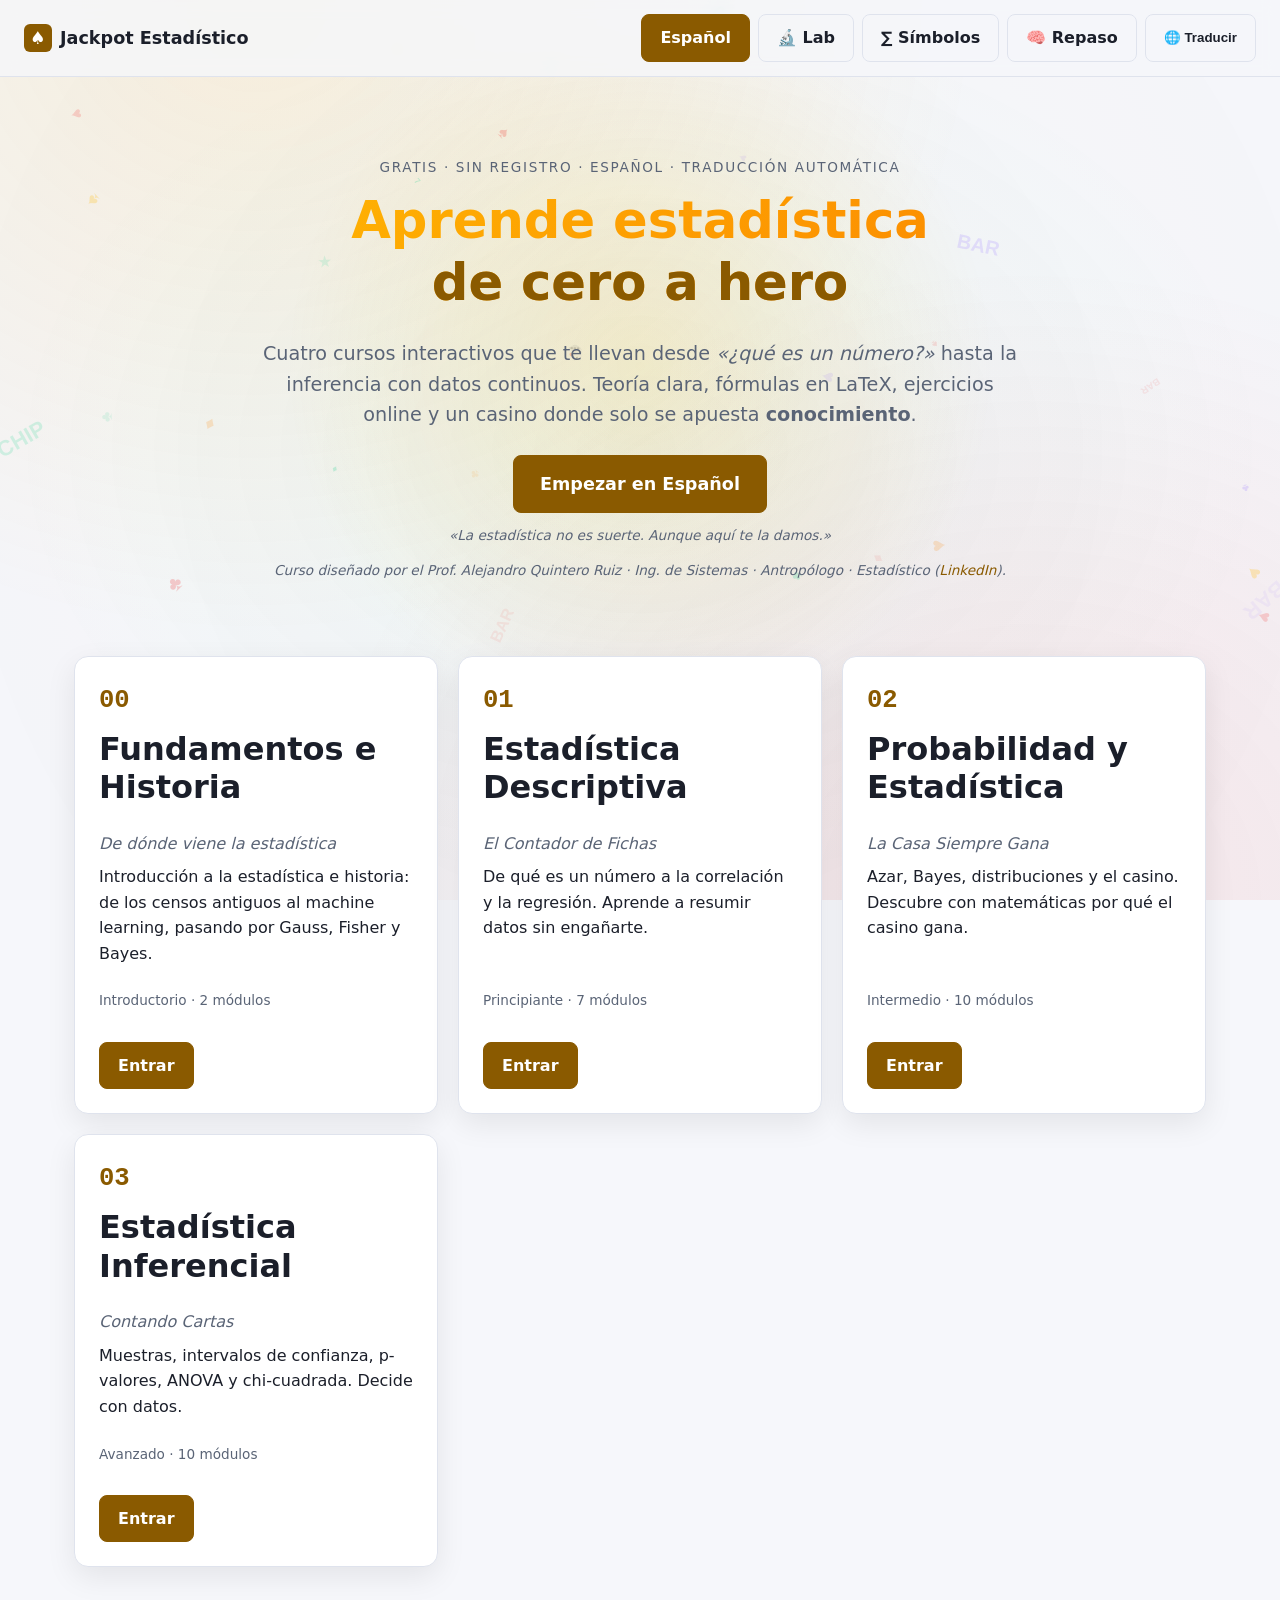
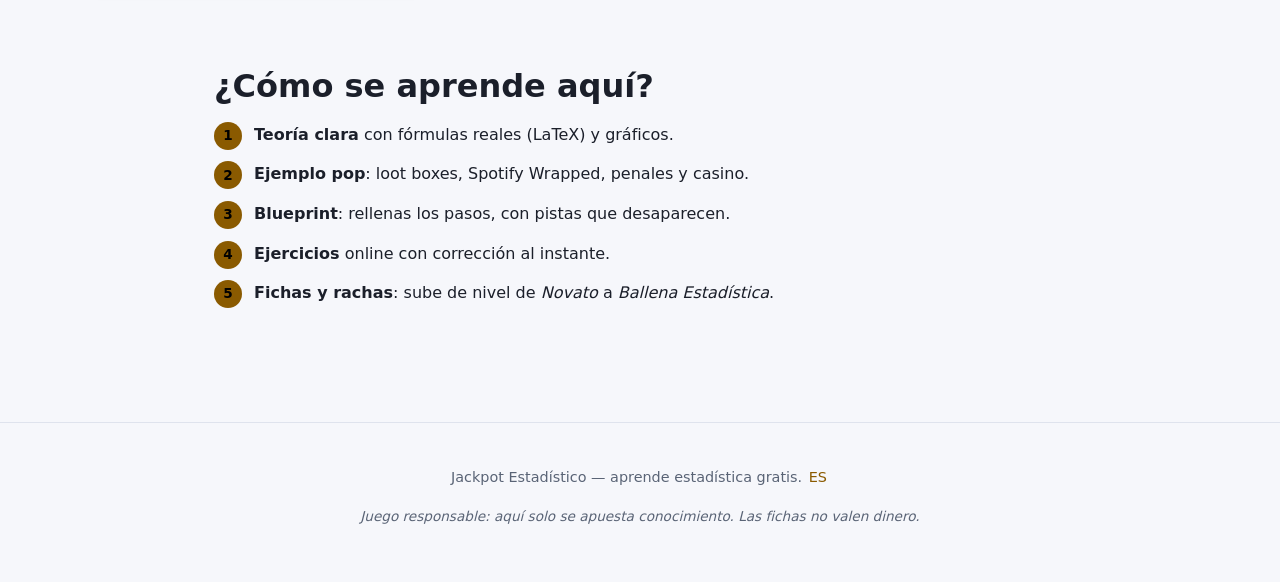
<file: index.html>
<!doctype html>
<html lang="es">
<head>
<meta charset="utf-8">
<meta name="viewport" content="width=device-width, initial-scale=1">
<title>Jackpot Estadístico — Aprende estadística de cero a hero, gratis</title>
<meta name="description" content="Aprende estadística y probabilidad de cero a inferencial, gratis y en español, con traducción automática. Cursos interactivos, ejercicios online y gamificación. La única web donde se apuesta conocimiento, no dinero.">
<link rel="canonical" href="https://cha0smagick.github.io/aprende-estadistica-online-gratis-web/">
<meta property="og:url" content="https://cha0smagick.github.io/aprende-estadistica-online-gratis-web/">
<meta property="og:title" content="Jackpot Estadístico">
<meta property="og:description" content="Aprende estadística y probabilidad de cero a inferencial. Gratis, en español y con traducción automática.">
<meta property="og:type" content="website">
<link rel="stylesheet" href="assets/css/main.css">
<script type="application/ld+json">
{"@context":"https://schema.org","@type":"WebSite","name":"Jackpot Estadístico","inLanguage":["es"],
"description":"Cursos interactivos de estadística descriptiva, probabilidad e inferencia, de cero a hero."}
</script>
</head>
<body class="landing">
<header class="site-nav">
  <a class="skip-link" href="#main">Saltar al contenido</a>
  <a class="brand" href="./"><span class="brand-chip">♠</span> Jackpot Estadístico</a>
  <nav class="lang-switch">
    <a href="./es/" class="btn btn-primary">Español</a>
    <a href="./es/lab/" class="btn btn-ghost">🔬 Lab</a>
    <a href="./es/glosario/" class="btn btn-ghost">∑ Símbolos</a>
    <a href="./es/repaso/" class="btn btn-ghost">🧠 Repaso</a>
    <button id="translate-toggle" class="btn btn-ghost" type="button" aria-expanded="false" aria-controls="google_translate_element">🌐 Traducir</button>
    <div id="google_translate_element" style="display:none"></div>
  </nav>
</header>

<main id="main">
  <section class="hero">
    <p class="kicker">Gratis · Sin registro · Español · Traducción automática</p>
    <h1>Aprende estadística<br><span class="accent">de cero a hero</span></h1>
    <p class="lead">Cuatro cursos interactivos que te llevan desde <em>«¿qué es un número?»</em> hasta la
      inferencia con datos continuos. Teoría clara, fórmulas en LaTeX, ejercicios online y un casino
      donde solo se apuesta <strong>conocimiento</strong>.</p>
    <div class="hero-cta">
      <a class="btn btn-primary btn-lg" href="./es/">Empezar en Español</a>
    </div>
    <p class="fineprint">«La estadística no es suerte. Aunque aquí te la damos.»</p>
  <p class="fineprint">Curso diseñado por el Prof. Alejandro Quintero Ruiz · Ing. de Sistemas · Antropólogo · Estadístico
    (<a href="https://www.linkedin.com/in/alejandroquinteroruiz/" target="_blank" rel="noopener">LinkedIn</a>).</p>
  </section>

  <section class="cards" aria-label="Cursos">
    <article class="card">
      <span class="card-num">00</span>
      <h2>Fundamentos e Historia</h2>
      <p class="tag">De dónde viene la estadística</p>
      <p>Introducción a la estadística e historia: de los censos antiguos al machine learning, pasando por Gauss, Fisher y Bayes.</p>
      <p class="meta">Introductorio · 2 módulos</p>
      <a class="btn btn-primary" href="./es/fundamentos-e-historia/">Entrar</a>
    </article>
    <article class="card">
      <span class="card-num">01</span>
      <h2>Estadística Descriptiva</h2>
      <p class="tag">El Contador de Fichas</p>
      <p>De qué es un número a la correlación y la regresión. Aprende a resumir datos sin engañarte.</p>
      <p class="meta">Principiante · 7 módulos</p>
      <a class="btn btn-primary" href="./es/estadistica-descriptiva/">Entrar</a>
    </article>
    <article class="card">
      <span class="card-num">02</span>
      <h2>Probabilidad y Estadística</h2>
      <p class="tag">La Casa Siempre Gana</p>
      <p>Azar, Bayes, distribuciones y el casino. Descubre con matemáticas por qué el casino gana.</p>
      <p class="meta">Intermedio · 10 módulos</p>
      <a class="btn btn-primary" href="./es/probabilidad-y-estadistica/">Entrar</a>
    </article>
    <article class="card">
      <span class="card-num">03</span>
      <h2>Estadística Inferencial</h2>
      <p class="tag">Contando Cartas</p>
      <p>Muestras, intervalos de confianza, p-valores, ANOVA y chi-cuadrada. Decide con datos.</p>
      <p class="meta">Avanzado · 10 módulos</p>
      <a class="btn btn-primary" href="./es/estadistica-inferencial/">Entrar</a>
    </article>
  </section>

  <section class="how">
    <h2>¿Cómo se aprende aquí?</h2>
    <ol class="steps">
      <li><strong>Teoría clara</strong> con fórmulas reales (LaTeX) y gráficos.</li>
      <li><strong>Ejemplo pop</strong>: loot boxes, Spotify Wrapped, penales y casino.</li>
      <li><strong>Blueprint</strong>: rellenas los pasos, con pistas que desaparecen.</li>
      <li><strong>Ejercicios</strong> online con corrección al instante.</li>
      <li><strong>Fichas y rachas</strong>: sube de nivel de <em>Novato</em> a <em>Ballena Estadística</em>.</li>
    </ol>
  </section>
</main>

<footer class="site-foot">
  <p>Jackpot Estadístico — aprende estadística gratis. <a href="./es/">ES</a></p>
  <p class="fineprint">Juego responsable: aquí solo se apuesta conocimiento. Las fichas no valen dinero.</p>
</footer>
<script src="assets/js/casino-bg.js"></script>
<script src="assets/js/translate.js"></script>
</body>
</html>
</file>
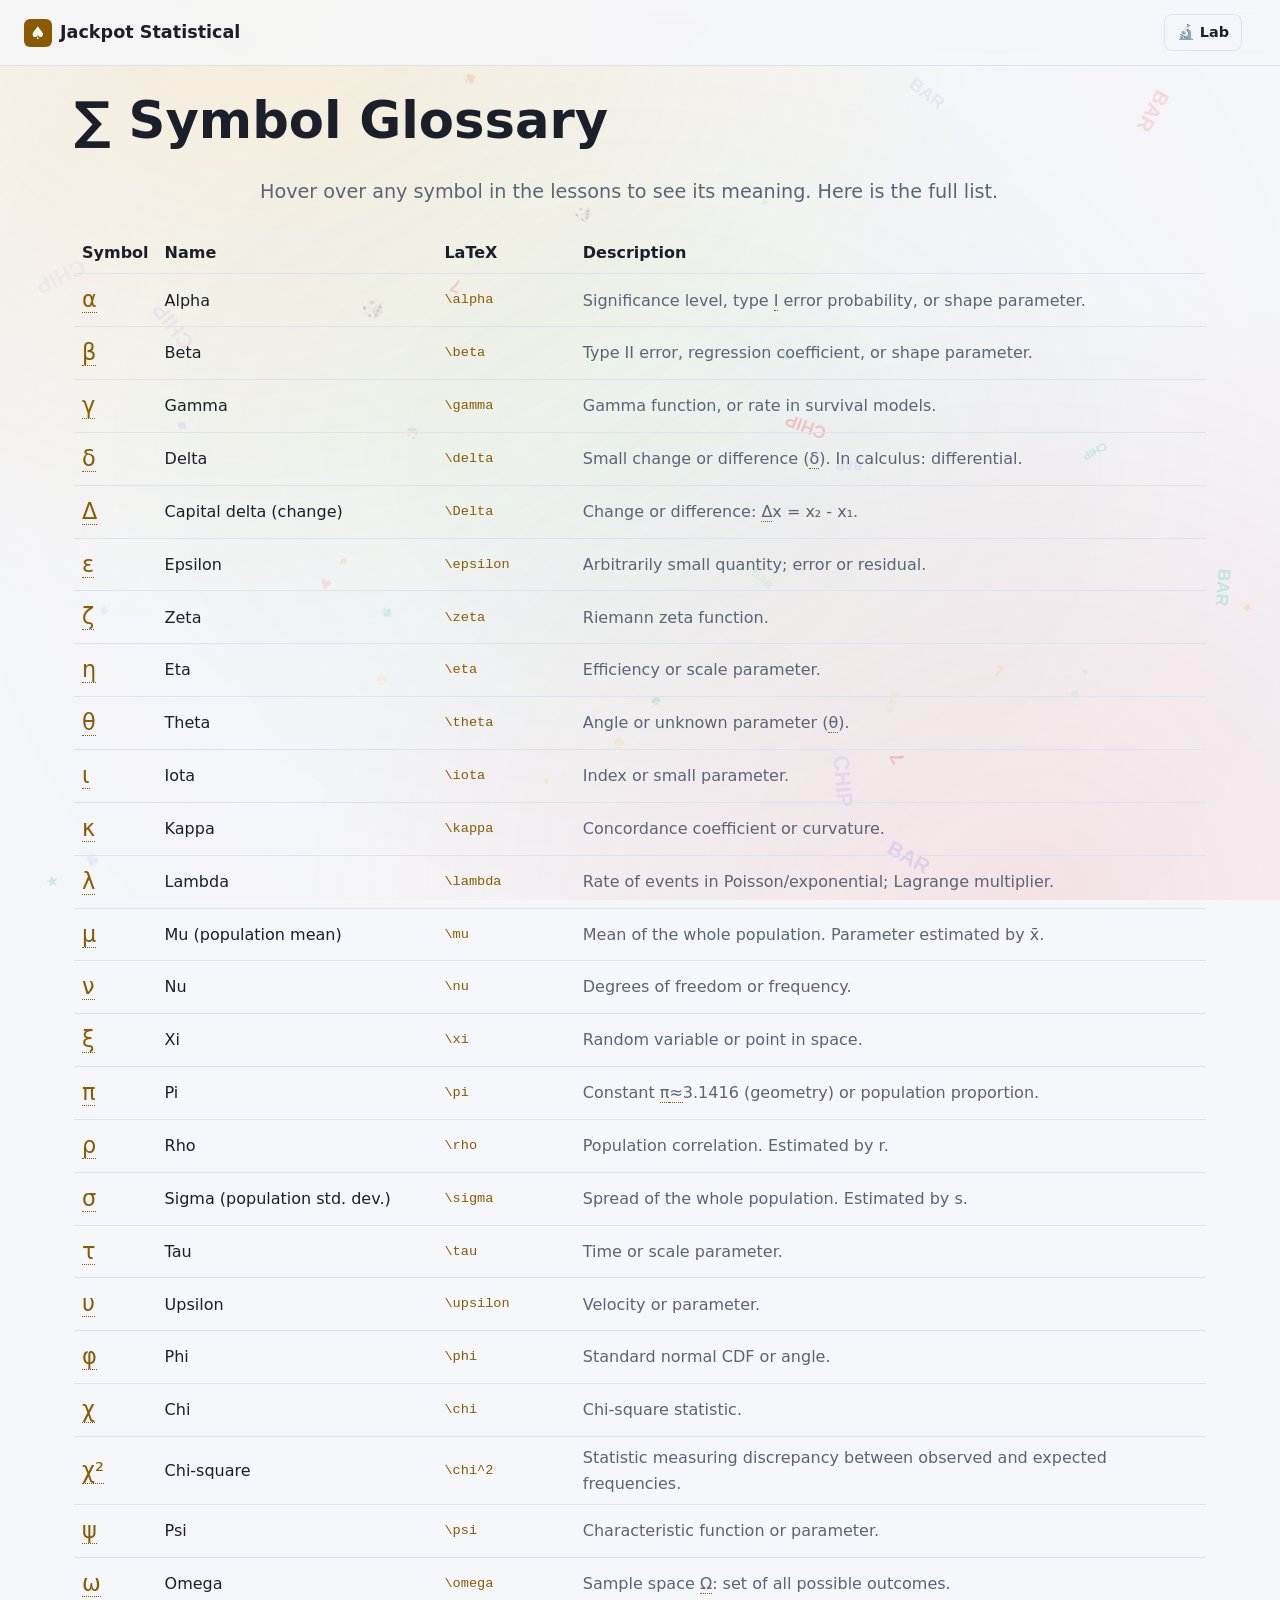
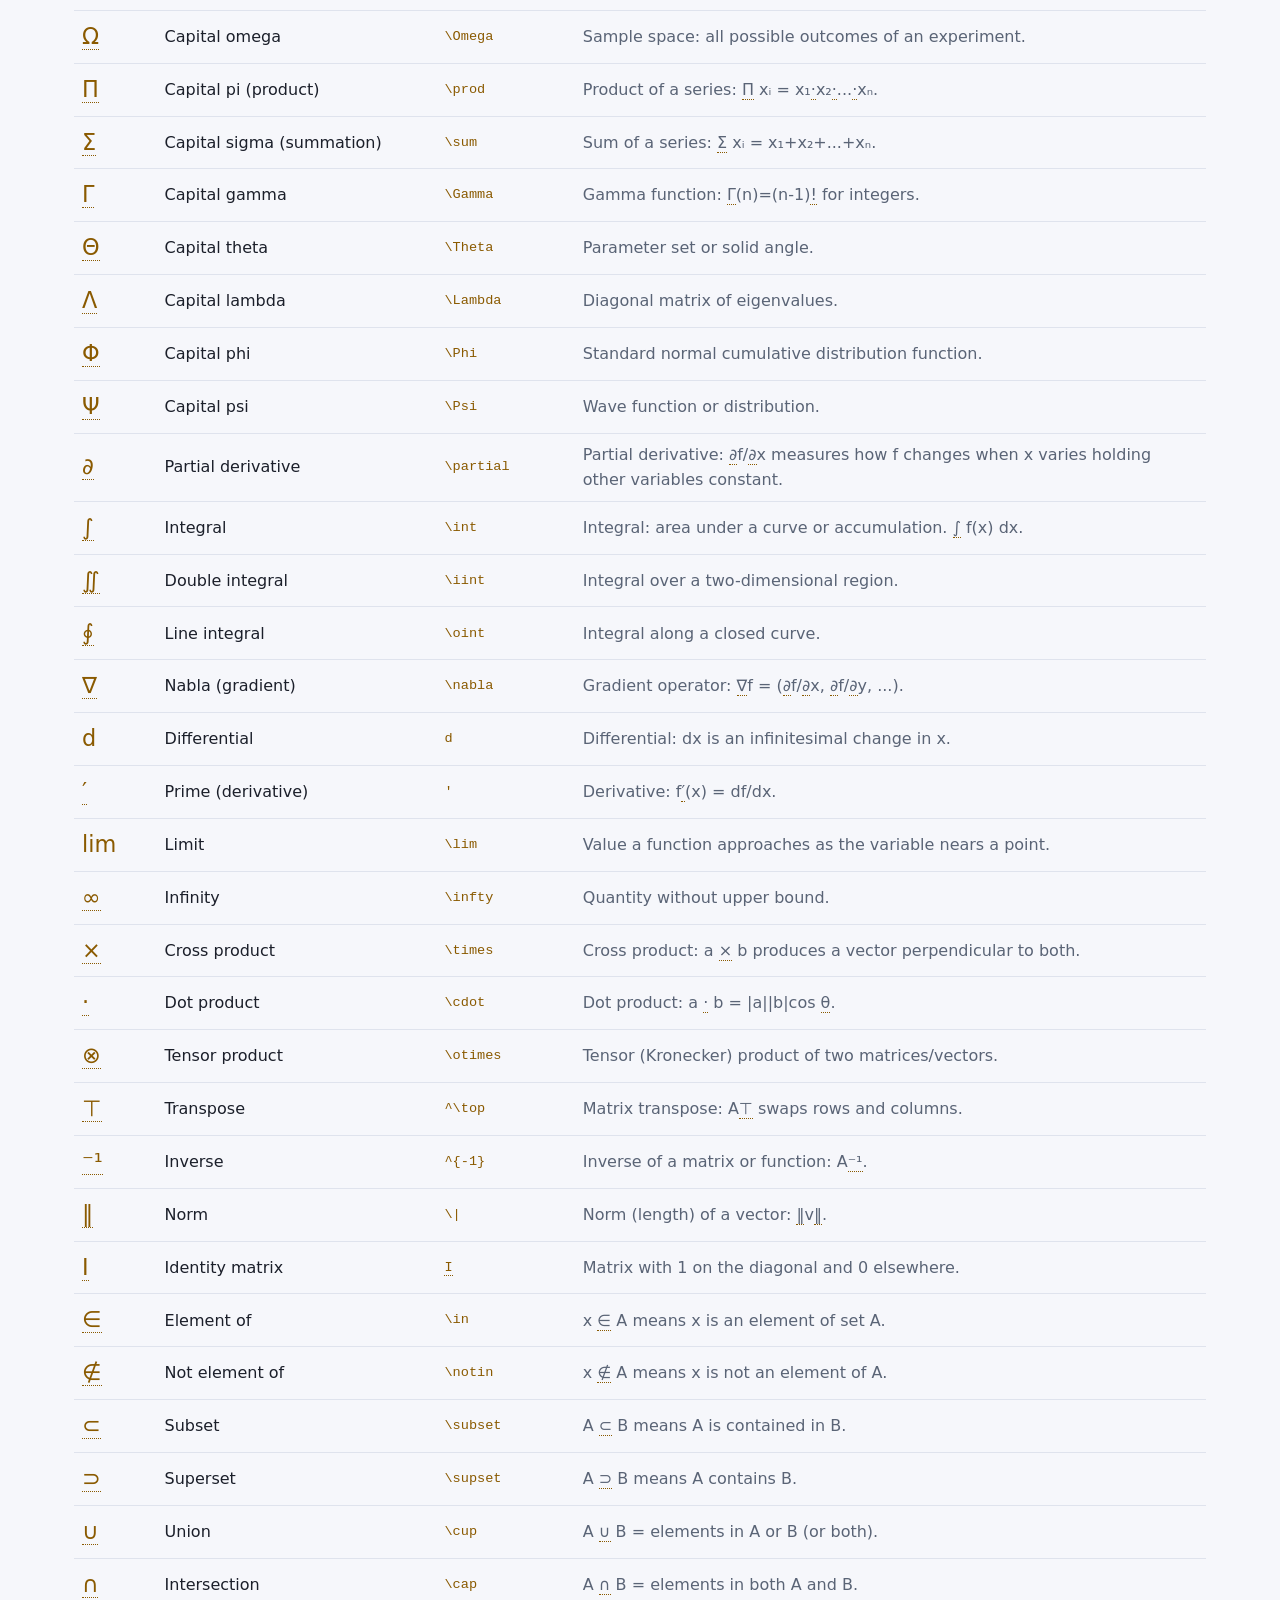
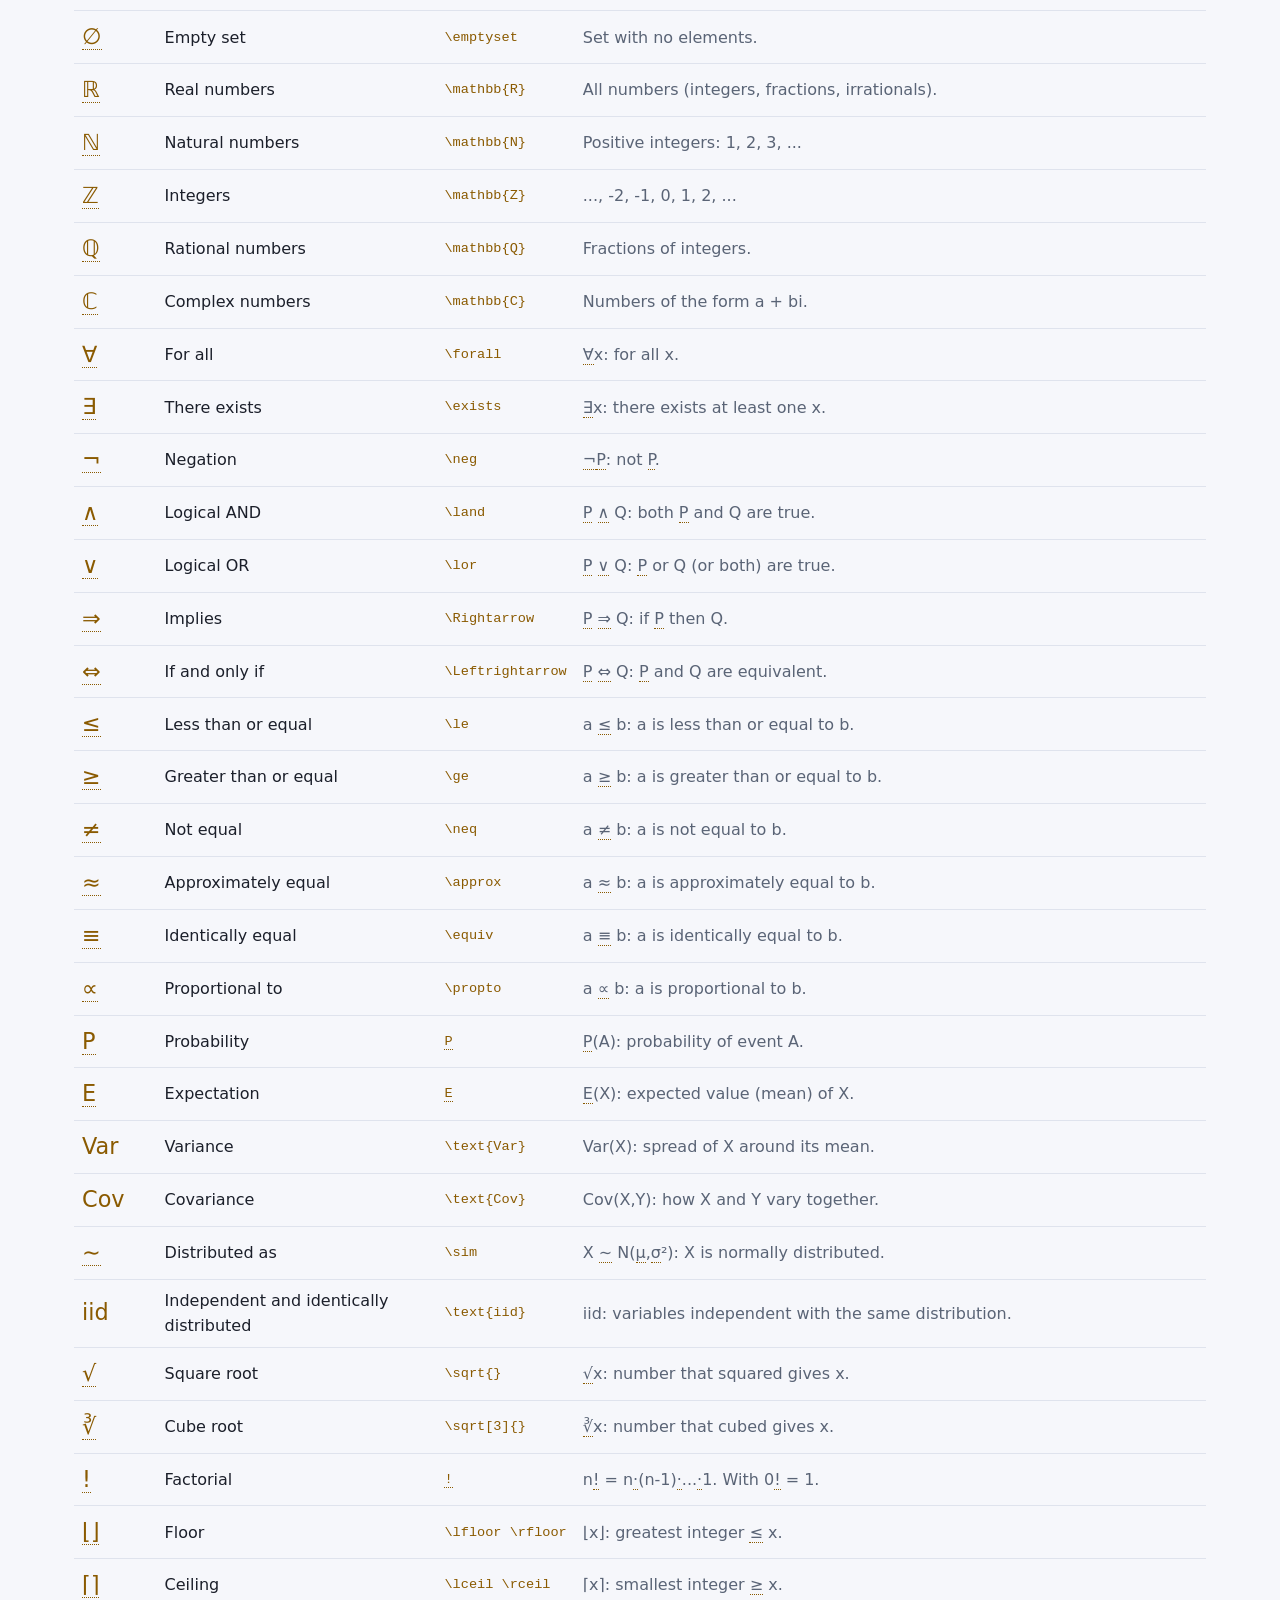
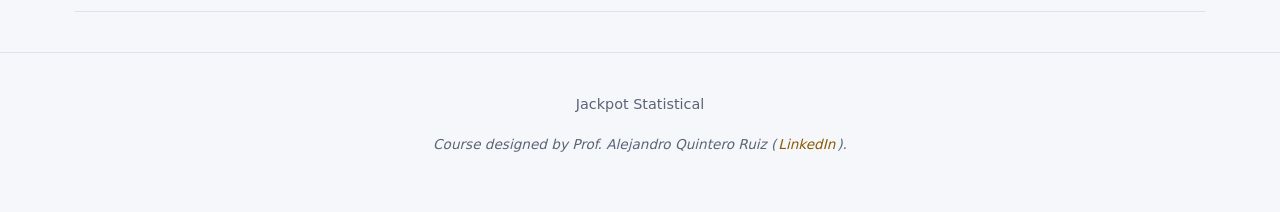
<file: en/glosario/index.html>
<!doctype html>
<html lang="en">
<head>
<meta charset="utf-8">
<meta name="viewport" content="width=device-width, initial-scale=1">
<title>Symbol Glossary · Jackpot Statistical</title>
<meta name="description" content="Interactive glossary of mathematical and statistical symbols.">
<link rel="stylesheet" href="../../assets/css/main.css">
<link rel="stylesheet" href="../../assets/css/lesson.css">
<script>window.SITE_BASE="../../";window.SITE_LANG="en";</script>
</head>
<body>
<header class="site-nav">
  <a class="brand" href="../../en/"><span class="brand-chip">♠</span> Jackpot Statistical</a>
  <nav class="nav-links"><a class="btn btn-ghost btn-sm" href="../../en/lab/">🔬 Lab</a><div id="progress-chip" class="progress-chip"></div></nav>
</header>
<main class="container" style="padding-top:24px">
  <h1>∑ Symbol Glossary</h1>
  <p class="lead">Hover over any symbol in the lessons to see its meaning. Here is the full list.</p>
  <div id="glossary"></div>
</main>
<footer class="site-foot"><p>Jackpot Statistical</p><p class="fineprint">Course designed by Prof. Alejandro Quintero Ruiz (<a href="https://www.linkedin.com/in/alejandroquinteroruiz/" target="_blank" rel="noopener">LinkedIn</a>).</p></footer>
<script src="../../assets/js/i18n.js"></script>
<script src="../../assets/js/progress.js"></script>
<script src="../../assets/js/charts.js"></script>
<script src="../../assets/js/gamification.js"></script>
<script src="../../assets/js/quiz.js"></script>
<script src="../../assets/js/diploma.js"></script>
<script src="../../assets/js/symbols.js"></script>
<script src="../../assets/js/casino-bg.js"></script>
<script>
document.addEventListener("DOMContentLoaded",()=>{
  const g=document.getElementById("glossary");
  const dict=window.Symbols.dict;
  const lang=window.SITE_LANG;
  const table=document.createElement("table");
  table.style.width="100%"; table.style.borderCollapse="collapse";
  let html="<thead><tr><th style='text-align:left;padding:8px;border-bottom:1px solid var(--line)'>Symbol</th><th style='text-align:left;padding:8px;border-bottom:1px solid var(--line)'>Name</th><th style='text-align:left;padding:8px;border-bottom:1px solid var(--line)'>LaTeX</th><th style='text-align:left;padding:8px;border-bottom:1px solid var(--line)'>Description</th></tr></thead><tbody>";
  for(const sym in dict){
    const info=dict[sym];
    html+=`<tr><td style='padding:8px;border-bottom:1px solid var(--line);font-size:1.4rem;color:var(--accent)'>${sym}</td><td style='padding:8px;border-bottom:1px solid var(--line)'>${info.name[lang]||info.name.es}</td><td style='padding:8px;border-bottom:1px solid var(--line);font-family:var(--mono);color:var(--accent);font-size:.85rem'>${info.latex}</td><td style='padding:8px;border-bottom:1px solid var(--line);color:var(--muted)'>${info.desc[lang]||info.desc.es}</td></tr>`;
  }
  html+="</tbody>";
  table.innerHTML=html;
  g.appendChild(table);
});
</script>
</body>
</html>
</file>
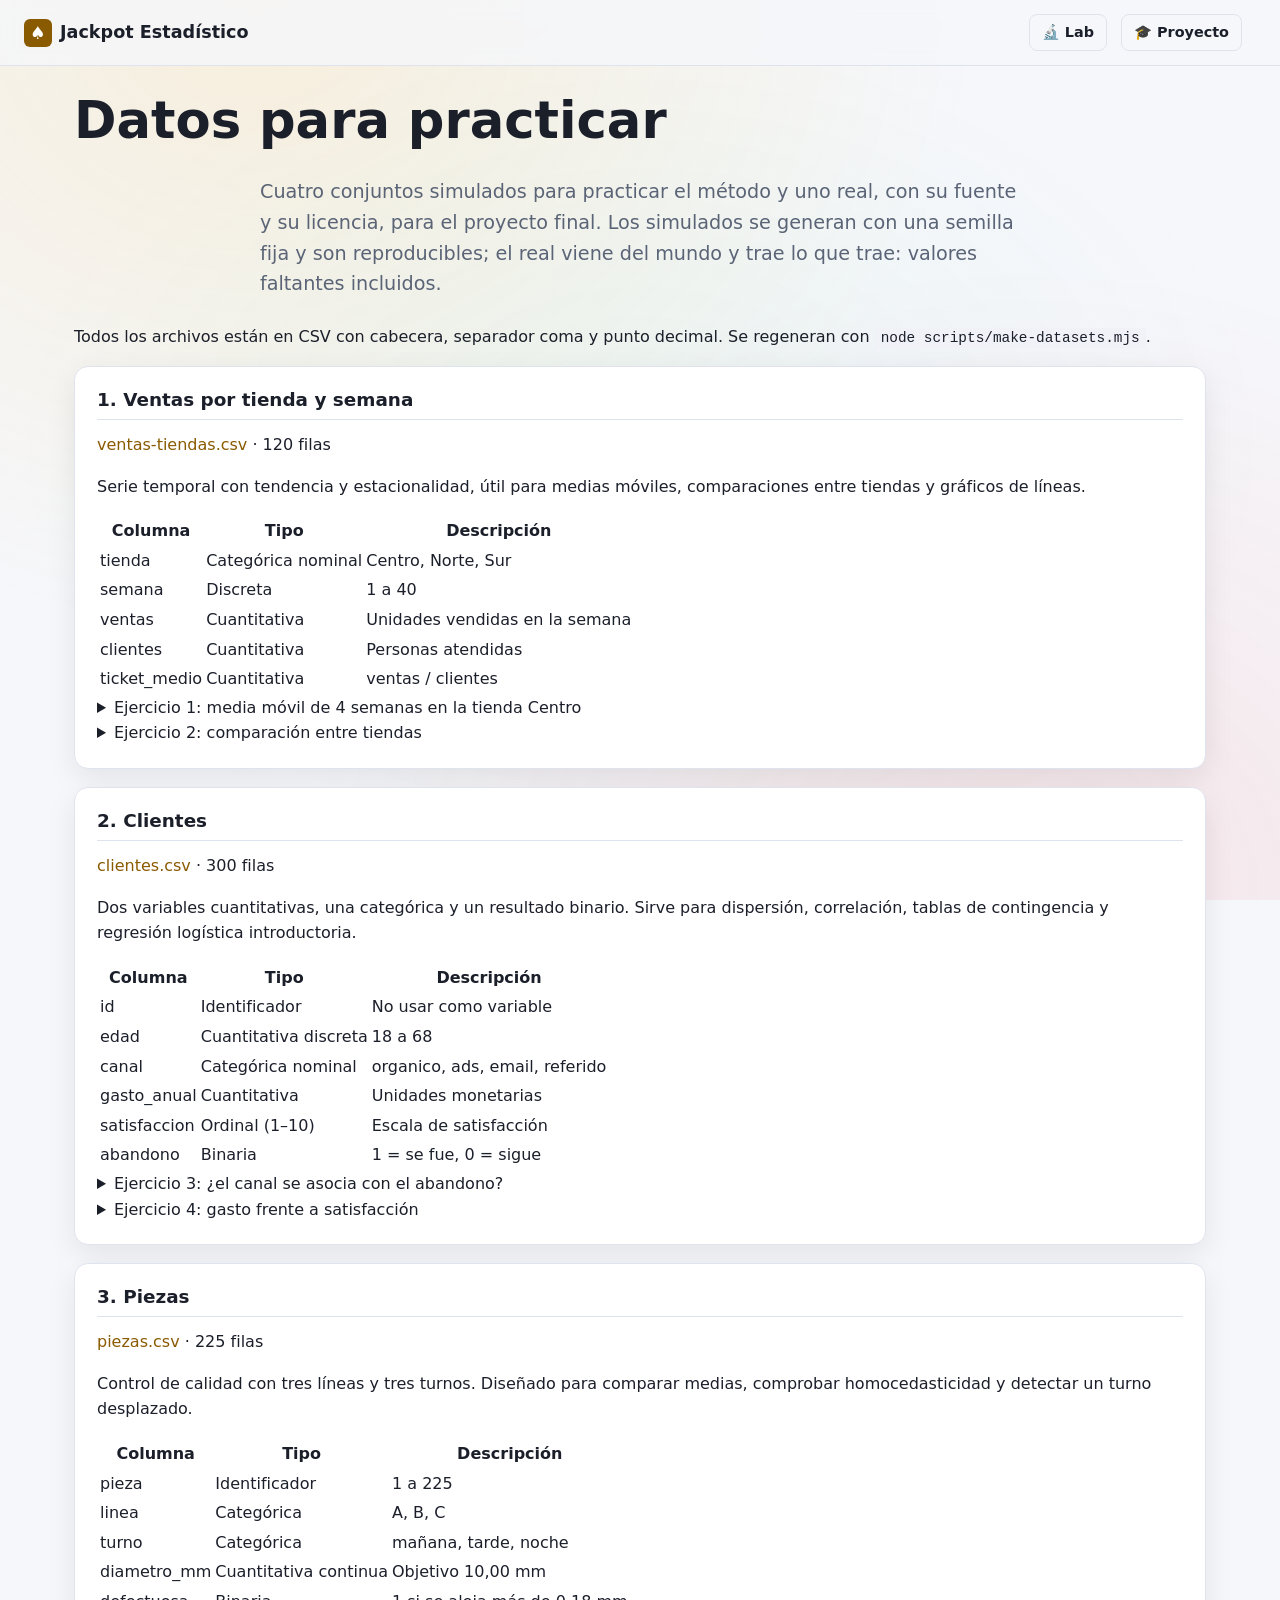
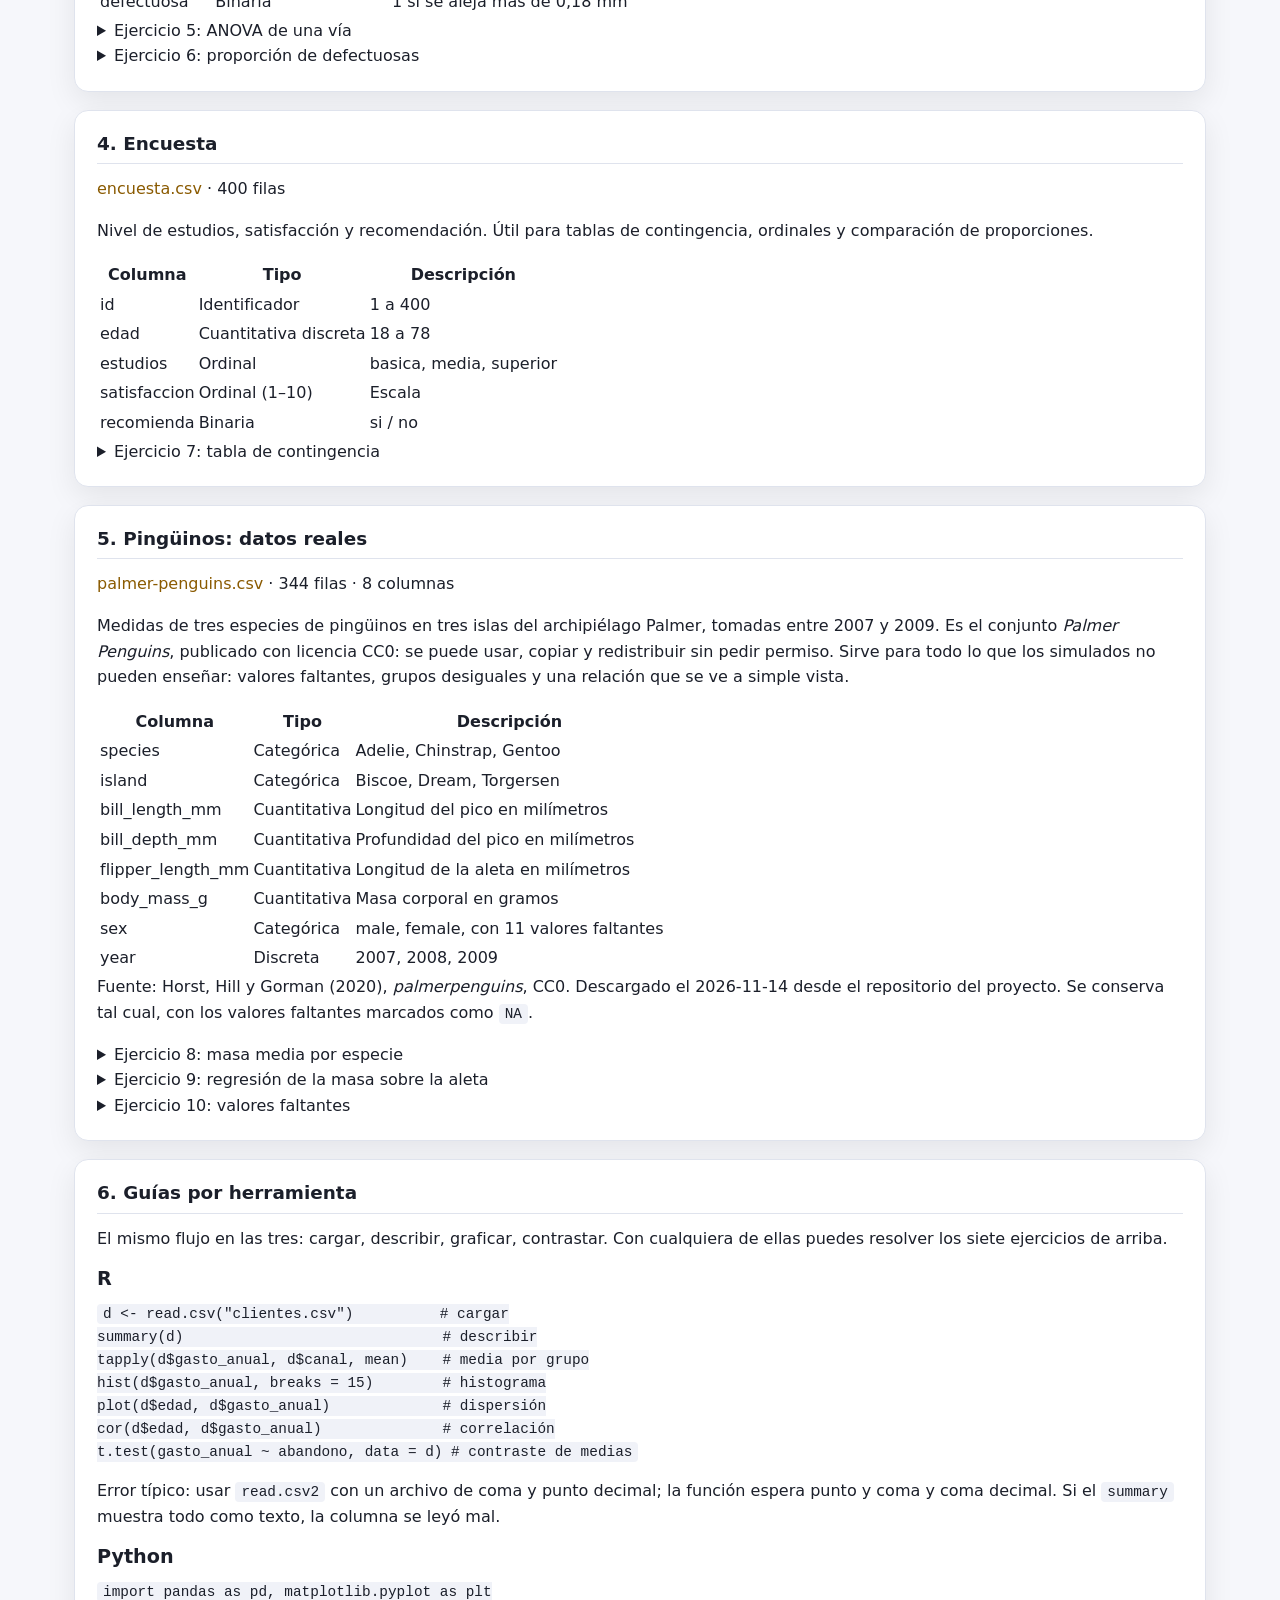
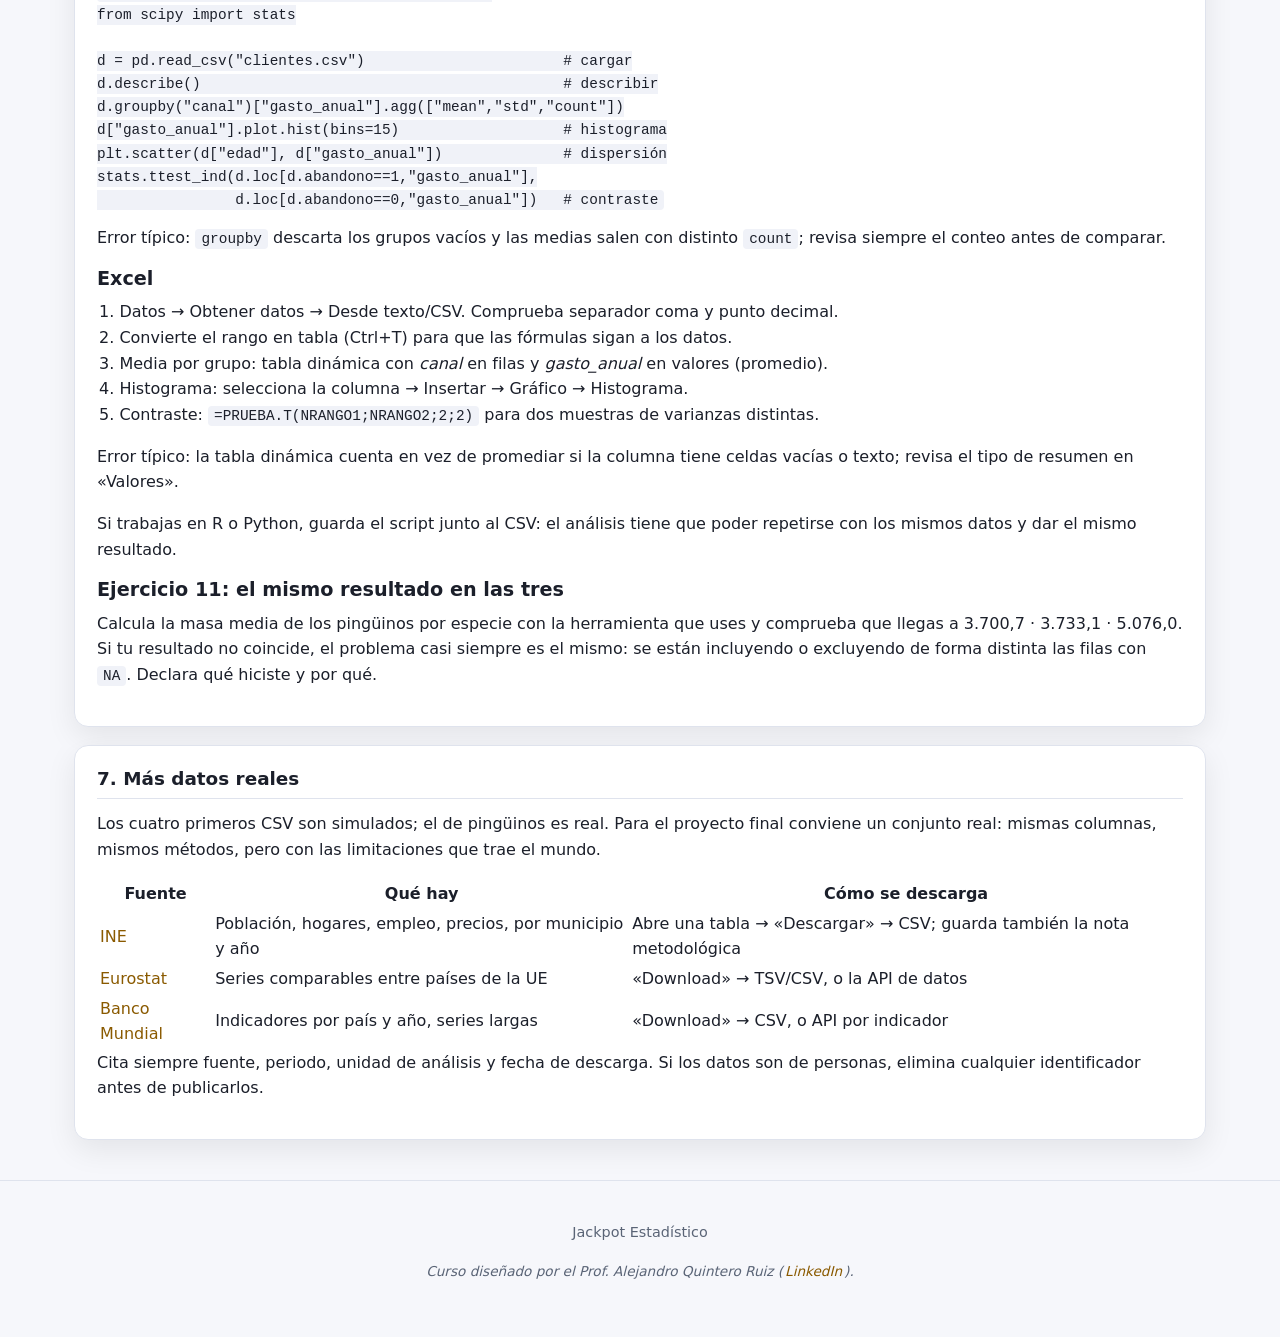
<file: es/datos/index.html>
<!doctype html>
<html lang="es">
<head>
<meta charset="utf-8">
<meta name="viewport" content="width=device-width, initial-scale=1">
<title>Datos para practicar — Jackpot Estadístico</title>
<meta name="description" content="Cuatro conjuntos de datos descargables con diccionario y ejercicios guiados, más ejemplos en R, Python y Excel.">
<link rel="stylesheet" href="../../assets/css/main.css">
<link rel="stylesheet" href="../../assets/css/lesson.css">
<script>window.SITE_BASE="../../";window.SITE_LANG="es";</script>
</head>
<body>
<header class="site-nav">
  <a class="skip-link" href="#main">Saltar al contenido</a>
  <a class="brand" href="../../es/"><span class="brand-chip">♠</span> Jackpot Estadístico</a>
  <nav class="nav-links"><a class="btn btn-ghost btn-sm" href="../../es/lab/">🔬 Lab</a><a class="btn btn-ghost btn-sm" href="../../es/proyecto/">🎓 Proyecto</a><div id="progress-chip" class="progress-chip"></div></nav>
</header>
<main id="main" class="container" style="padding-top:24px">
  <h1>Datos para practicar</h1>
  <p class="lead">Cuatro conjuntos simulados para practicar el método y uno real, con su fuente y su licencia, para el proyecto final. Los simulados se generan con una semilla fija y son reproducibles; el real viene del mundo y trae lo que trae: valores faltantes incluidos.</p>
  <p class="muted">Todos los archivos están en CSV con cabecera, separador coma y punto decimal. Se regeneran con <code>node scripts/make-datasets.mjs</code>.</p>

  <section class="block">
    <h2>1. Ventas por tienda y semana</h2>
    <p><a href="ventas-tiendas.csv" download>ventas-tiendas.csv</a> · 120 filas</p>
    <p>Serie temporal con tendencia y estacionalidad, útil para medias móviles, comparaciones entre tiendas y gráficos de líneas.</p>
    <table>
      <thead><tr><th>Columna</th><th>Tipo</th><th>Descripción</th></tr></thead>
      <tbody>
        <tr><td>tienda</td><td>Categórica nominal</td><td>Centro, Norte, Sur</td></tr>
        <tr><td>semana</td><td>Discreta</td><td>1 a 40</td></tr>
        <tr><td>ventas</td><td>Cuantitativa</td><td>Unidades vendidas en la semana</td></tr>
        <tr><td>clientes</td><td>Cuantitativa</td><td>Personas atendidas</td></tr>
        <tr><td>ticket_medio</td><td>Cuantitativa</td><td>ventas / clientes</td></tr>
      </tbody>
    </table>
    <details><summary>Ejercicio 1: media móvil de 4 semanas en la tienda Centro</summary>
      <p>Calcula la media móvil de las semanas 1 a 4. ¿Qué le ocurre al valor si la ventana pasa de 4 a 8 semanas? <strong>Respuesta esperada:</strong> las cuatro primeras semanas de Centro promedian 1001,2 unidades; con ventana de 8, 984,9. La ventana larga suaviza la serie y retrasa la señal: se pierden los picos cortos y se tarda más en detectar un cambio de nivel. Al final del periodo la media de las cuatro últimas semanas es 1170,5.</p>
    </details>
    <details><summary>Ejercicio 2: comparación entre tiendas</summary>
      <p>Compara la media de ventas de las tres tiendas. ¿La diferencia justifica cambiar el surtido? <strong>Respuesta esperada:</strong> Centro 1075,2 · Norte 1197,8 · Sur 1303,4, con desviaciones en torno a 119 y 40 semanas por tienda. El error típico de la diferencia entre dos tiendas ronda 27, así que el intervalo de Centro–Sur (≈228) es ancho pero no incluye el cero: la dirección es clara. Que sea concluyente no significa que la decisión esté tomada; eso depende del coste de cambiar el surtido frente a la ganancia esperada.</p>
    </details>
  </section>

  <section class="block">
    <h2>2. Clientes</h2>
    <p><a href="clientes.csv" download>clientes.csv</a> · 300 filas</p>
    <p>Dos variables cuantitativas, una categórica y un resultado binario. Sirve para dispersión, correlación, tablas de contingencia y regresión logística introductoria.</p>
    <table>
      <thead><tr><th>Columna</th><th>Tipo</th><th>Descripción</th></tr></thead>
      <tbody>
        <tr><td>id</td><td>Identificador</td><td>No usar como variable</td></tr>
        <tr><td>edad</td><td>Cuantitativa discreta</td><td>18 a 68</td></tr>
        <tr><td>canal</td><td>Categórica nominal</td><td>organico, ads, email, referido</td></tr>
        <tr><td>gasto_anual</td><td>Cuantitativa</td><td>Unidades monetarias</td></tr>
        <tr><td>satisfaccion</td><td>Ordinal (1–10)</td><td>Escala de satisfacción</td></tr>
        <tr><td>abandono</td><td>Binaria</td><td>1 = se fue, 0 = sigue</td></tr>
      </tbody>
    </table>
    <details><summary>Ejercicio 3: ¿el canal se asocia con el abandono?</summary>
      <p>Construye una tabla de contingencia canal × abandono y compara proporciones. <strong>Respuesta esperada:</strong> abandona el 29,7 % de los clientes de ads, el 31,6 % de email, el 30,3 % de orgánico y el 25,4 % de referidos. La chi-cuadrado da p ≈ 0,85: <em>no hay evidencia de asociación</em>. Y es el resultado interesante, porque la satisfacción sí cambia por canal. Con 75 casos por canal solo se detectarían diferencias grandes; la ausencia de evidencia no prueba que no exista.</p>
    </details>
    <details><summary>Ejercicio 4: gasto frente a satisfacción</summary>
      <p>Haz un diagrama de dispersión y calcula la correlación. <strong>Respuesta esperada:</strong> r = 0,09 entre gasto anual y satisfacción. La relación es prácticamente inexistente y la nube es ancha; un r bajo no significa que no haya relación, sino que con estos datos el gasto no se explica por la satisfacción. Acompáñalo siempre del gráfico: hay relaciones no lineales con r cercano a cero.</p>
    </details>
  </section>

  <section class="block">
    <h2>3. Piezas</h2>
    <p><a href="piezas.csv" download>piezas.csv</a> · 225 filas</p>
    <p>Control de calidad con tres líneas y tres turnos. Diseñado para comparar medias, comprobar homocedasticidad y detectar un turno desplazado.</p>
    <table>
      <thead><tr><th>Columna</th><th>Tipo</th><th>Descripción</th></tr></thead>
      <tbody>
        <tr><td>pieza</td><td>Identificador</td><td>1 a 225</td></tr>
        <tr><td>linea</td><td>Categórica</td><td>A, B, C</td></tr>
        <tr><td>turno</td><td>Categórica</td><td>mañana, tarde, noche</td></tr>
        <tr><td>diametro_mm</td><td>Cuantitativa continua</td><td>Objetivo 10,00 mm</td></tr>
        <tr><td>defectuosa</td><td>Binaria</td><td>1 si se aleja más de 0,18 mm</td></tr>
      </tbody>
    </table>
    <details><summary>Ejercicio 5: ANOVA de una vía</summary>
      <p>Contrasta si el diámetro medio difiere entre líneas. <strong>Respuesta esperada:</strong> A 10,004 mm · B 10,016 · C 10,135, con desviaciones 0,065 / 0,059 / 0,087. El ANOVA da p &lt; 0,001. Antes de fiarte, comprueba supuestos: la línea C tiene más dispersión, así que conviene Welch y, si rechazas, Tukey para ver que el par que difiere es C con las otras dos.</p>
    </details>
    <details><summary>Ejercicio 6: proporción de defectuosas</summary>
      <p>Estima la proporción de piezas defectuosas con su intervalo y compara turnos. <strong>Respuesta esperada:</strong> en total son defectuosas el 10,2 %. Por turno: mañana 9,3 %, tarde 6,7 %, noche 14,7 %. Con 75 piezas por turno cada intervalo ronda ±7 puntos en el peor caso, así que los tres se solapan: la diferencia no es concluyente. Para decidir haría falta más piezas o un contraste con la potencia calculada de antemano.</p>
    </details>
  </section>

  <section class="block">
    <h2>4. Encuesta</h2>
    <p><a href="encuesta.csv" download>encuesta.csv</a> · 400 filas</p>
    <p>Nivel de estudios, satisfacción y recomendación. Útil para tablas de contingencia, ordinales y comparación de proporciones.</p>
    <table>
      <thead><tr><th>Columna</th><th>Tipo</th><th>Descripción</th></tr></thead>
      <tbody>
        <tr><td>id</td><td>Identificador</td><td>1 a 400</td></tr>
        <tr><td>edad</td><td>Cuantitativa discreta</td><td>18 a 78</td></tr>
        <tr><td>estudios</td><td>Ordinal</td><td>basica, media, superior</td></tr>
        <tr><td>satisfaccion</td><td>Ordinal (1–10)</td><td>Escala</td></tr>
        <tr><td>recomienda</td><td>Binaria</td><td>si / no</td></tr>
      </tbody>
    </table>
    <details><summary>Ejercicio 7: tabla de contingencia</summary>
      <p>Cruza estudios con recomienda. <strong>Respuesta esperada:</strong> recomienda el 50,0 % de estudios básicos, el 55,5 % de medios y el 71,5 % de superiores (chi-cuadrado p ≈ 0,001). Calcula porcentajes por fila, no por columna, porque la pregunta es «¿qué proporción de cada nivel recomienda?»; con porcentajes por columna responderías a otra cosa.</p>
    </details>
  </section>

  <section class="block" id="penguins">
    <h2>5. Pingüinos: datos reales</h2>
    <p><a href="palmer-penguins.csv" download>palmer-penguins.csv</a> · 344 filas · 8 columnas</p>
    <p>Medidas de tres especies de pingüinos en tres islas del archipiélago Palmer, tomadas entre 2007 y 2009. Es el conjunto <em>Palmer Penguins</em>, publicado con licencia CC0: se puede usar, copiar y redistribuir sin pedir permiso. Sirve para todo lo que los simulados no pueden enseñar: valores faltantes, grupos desiguales y una relación que se ve a simple vista.</p>
    <table>
      <thead><tr><th>Columna</th><th>Tipo</th><th>Descripción</th></tr></thead>
      <tbody>
        <tr><td>species</td><td>Categórica</td><td>Adelie, Chinstrap, Gentoo</td></tr>
        <tr><td>island</td><td>Categórica</td><td>Biscoe, Dream, Torgersen</td></tr>
        <tr><td>bill_length_mm</td><td>Cuantitativa</td><td>Longitud del pico en milímetros</td></tr>
        <tr><td>bill_depth_mm</td><td>Cuantitativa</td><td>Profundidad del pico en milímetros</td></tr>
        <tr><td>flipper_length_mm</td><td>Cuantitativa</td><td>Longitud de la aleta en milímetros</td></tr>
        <tr><td>body_mass_g</td><td>Cuantitativa</td><td>Masa corporal en gramos</td></tr>
        <tr><td>sex</td><td>Categórica</td><td>male, female, con 11 valores faltantes</td></tr>
        <tr><td>year</td><td>Discreta</td><td>2007, 2008, 2009</td></tr>
      </tbody>
    </table>
    <p class="muted">Fuente: Horst, Hill y Gorman (2020), <em>palmerpenguins</em>, CC0. Descargado el 2026-11-14 desde el repositorio del proyecto. Se conserva tal cual, con los valores faltantes marcados como <code>NA</code>.</p>
    <details><summary>Ejercicio 8: masa media por especie</summary>
      <p>Compara la masa corporal de las tres especies. <strong>Respuesta esperada:</strong> Adelie 3.700,7 g (151 casos), Chinstrap 3.733,1 g (68) y Gentoo 5.076,0 g (123). Gentoo pesa unos 1.350 g más que las otras dos, que casi no se diferencian entre sí. Un ANOVA de una vía da F = 343,6 y p prácticamente cero, pero la conclusión útil es la del tamaño del efecto, no la del valor p.</p>
    </details>
    <details><summary>Ejercicio 9: regresión de la masa sobre la aleta</summary>
      <p>Ajusta una recta y calcula el coeficiente de determinación. <strong>Respuesta esperada:</strong> con 342 casos completos, la pendiente es 49,7 g por milímetro de aleta, el intercepto −5.780,8 g, r = 0,871 y R² = 0,759. La masa aumenta con la aleta, y la recta explica el 76 % de la variación. Ojo: el intercepto no tiene sentido físico (un pingüino de aleta cero no existe), así que se interpreta la pendiente y no el intercepto.</p>
    </details>
    <details><summary>Ejercicio 10: valores faltantes</summary>
      <p>¿Cuántos datos faltan y qué haces con ellos? <strong>Respuesta esperada:</strong> faltan 2 masas corporales y 11 sexos. Con un 3 % de faltantes, eliminar las filas incompletas sesga poco y es defendible si lo declaras; imputar la media reduce la varianza y no es gratis. Lo que no se puede hacer es ignorar el problema y presentar los conteos como si fueran todos iguales.</p>
    </details>
  </section>

  <section class="block" id="herramientas">
    <h2>6. Guías por herramienta</h2>
    <p>El mismo flujo en las tres: cargar, describir, graficar, contrastar. Con cualquiera de ellas puedes resolver los siete ejercicios de arriba.</p>

    <h3>R</h3>
    <pre><code>d &lt;- read.csv("clientes.csv")          # cargar
summary(d)                              # describir
tapply(d$gasto_anual, d$canal, mean)    # media por grupo
hist(d$gasto_anual, breaks = 15)        # histograma
plot(d$edad, d$gasto_anual)             # dispersión
cor(d$edad, d$gasto_anual)              # correlación
t.test(gasto_anual ~ abandono, data = d) # contraste de medias</code></pre>
    <p class="muted">Error típico: usar <code>read.csv2</code> con un archivo de coma y punto decimal; la función espera punto y coma y coma decimal. Si el <code>summary</code> muestra todo como texto, la columna se leyó mal.</p>

    <h3>Python</h3>
    <pre><code>import pandas as pd, matplotlib.pyplot as plt
from scipy import stats

d = pd.read_csv("clientes.csv")                       # cargar
d.describe()                                          # describir
d.groupby("canal")["gasto_anual"].agg(["mean","std","count"])
d["gasto_anual"].plot.hist(bins=15)                   # histograma
plt.scatter(d["edad"], d["gasto_anual"])              # dispersión
stats.ttest_ind(d.loc[d.abandono==1,"gasto_anual"],
                d.loc[d.abandono==0,"gasto_anual"])   # contraste</code></pre>
    <p class="muted">Error típico: <code>groupby</code> descarta los grupos vacíos y las medias salen con distinto <code>count</code>; revisa siempre el conteo antes de comparar.</p>

    <h3>Excel</h3>
    <ol>
      <li>Datos → Obtener datos → Desde texto/CSV. Comprueba separador coma y punto decimal.</li>
      <li>Convierte el rango en tabla (Ctrl+T) para que las fórmulas sigan a los datos.</li>
      <li>Media por grupo: tabla dinámica con <em>canal</em> en filas y <em>gasto_anual</em> en valores (promedio).</li>
      <li>Histograma: selecciona la columna → Insertar → Gráfico → Histograma.</li>
      <li>Contraste: <code>=PRUEBA.T(NRANGO1;NRANGO2;2;2)</code> para dos muestras de varianzas distintas.</li>
    </ol>
    <p class="muted">Error típico: la tabla dinámica cuenta en vez de promediar si la columna tiene celdas vacías o texto; revisa el tipo de resumen en «Valores».</p>

    <p>Si trabajas en R o Python, guarda el script junto al CSV: el análisis tiene que poder repetirse con los mismos datos y dar el mismo resultado.</p>

    <h3>Ejercicio 11: el mismo resultado en las tres</h3>
    <p>Calcula la masa media de los pingüinos por especie con la herramienta que uses y comprueba que llegas a 3.700,7 · 3.733,1 · 5.076,0. Si tu resultado no coincide, el problema casi siempre es el mismo: se están incluyendo o excluyendo de forma distinta las filas con <code>NA</code>. Declara qué hiciste y por qué.</p>
  </section>

  <section class="block" id="reales">
    <h2>7. Más datos reales</h2>
    <p>Los cuatro primeros CSV son simulados; el de pingüinos es real. Para el proyecto final conviene un conjunto real: mismas columnas, mismos métodos, pero con las limitaciones que trae el mundo.</p>
    <table>
      <thead><tr><th>Fuente</th><th>Qué hay</th><th>Cómo se descarga</th></tr></thead>
      <tbody>
        <tr><td><a href="https://www.ine.es/" target="_blank" rel="noopener">INE</a></td><td>Población, hogares, empleo, precios, por municipio y año</td><td>Abre una tabla → «Descargar» → CSV; guarda también la nota metodológica</td></tr>
        <tr><td><a href="https://ec.europa.eu/eurostat/" target="_blank" rel="noopener">Eurostat</a></td><td>Series comparables entre países de la UE</td><td>«Download» → TSV/CSV, o la API de datos</td></tr>
        <tr><td><a href="https://data.worldbank.org/" target="_blank" rel="noopener">Banco Mundial</a></td><td>Indicadores por país y año, series largas</td><td>«Download» → CSV, o API por indicador</td></tr>
      </tbody>
    </table>
    <p class="muted">Cita siempre fuente, periodo, unidad de análisis y fecha de descarga. Si los datos son de personas, elimina cualquier identificador antes de publicarlos.</p>
  </section>
</main>
<footer class="site-foot"><p>Jackpot Estadístico</p><p class="fineprint">Curso diseñado por el Prof. Alejandro Quintero Ruiz (<a href="https://www.linkedin.com/in/alejandroquinteroruiz/" target="_blank" rel="noopener">LinkedIn</a>).</p></footer>
<script src="../../assets/js/i18n.js"></script>
<script src="../../assets/js/progress.js"></script>
<script src="../../assets/js/gamification.js"></script>
</body>
</html>
</file>
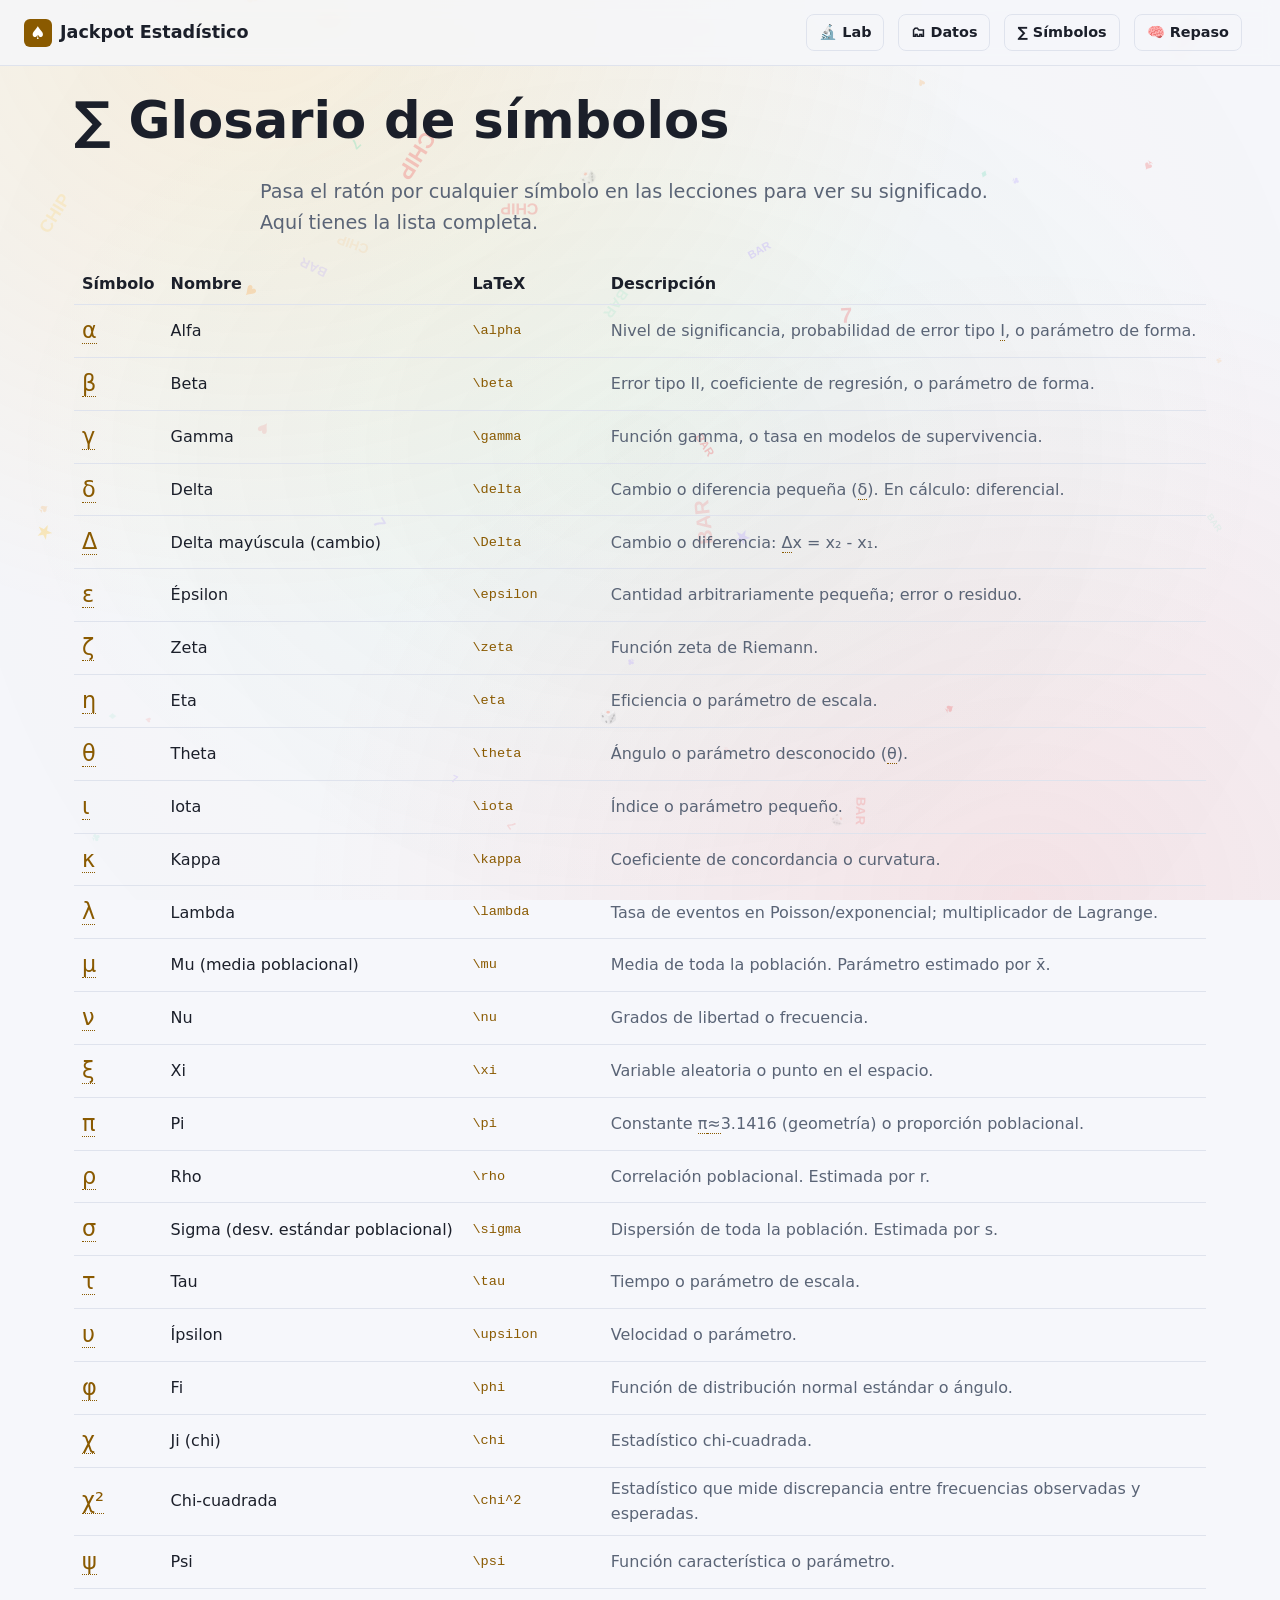
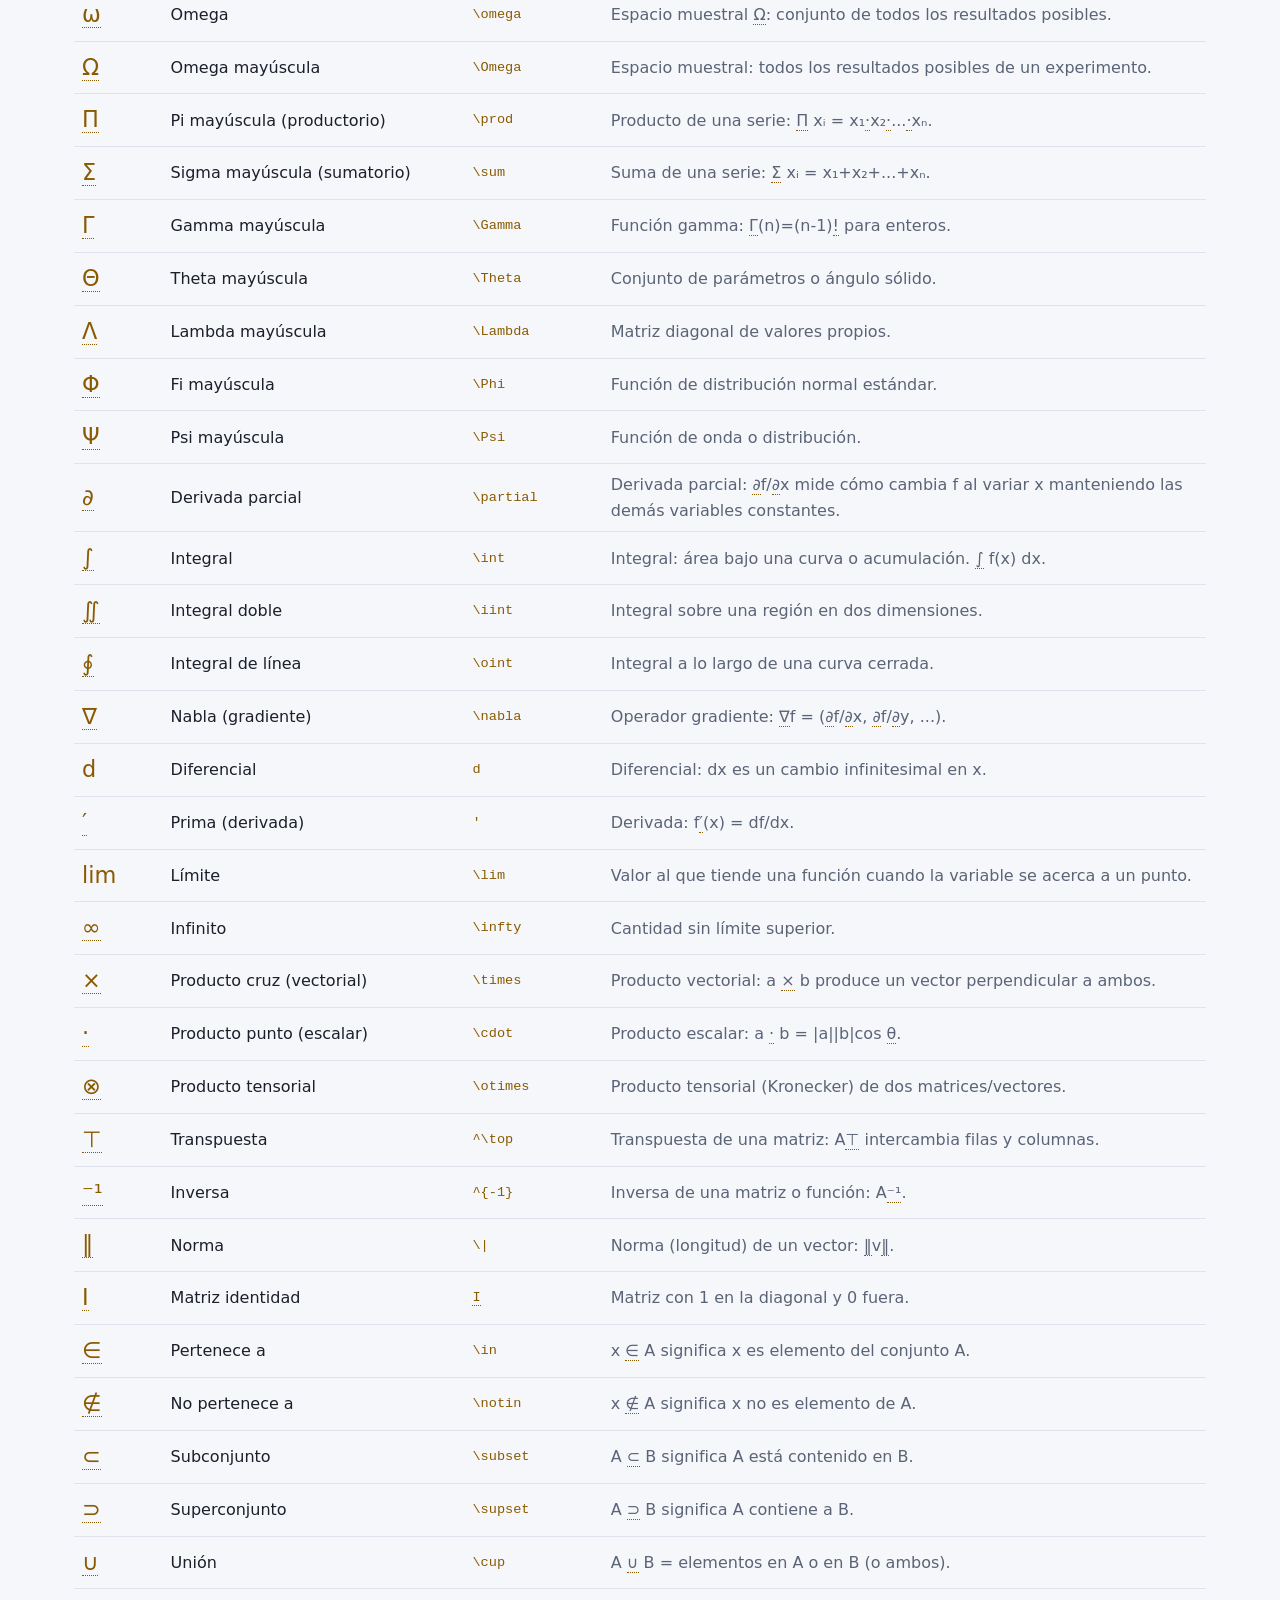
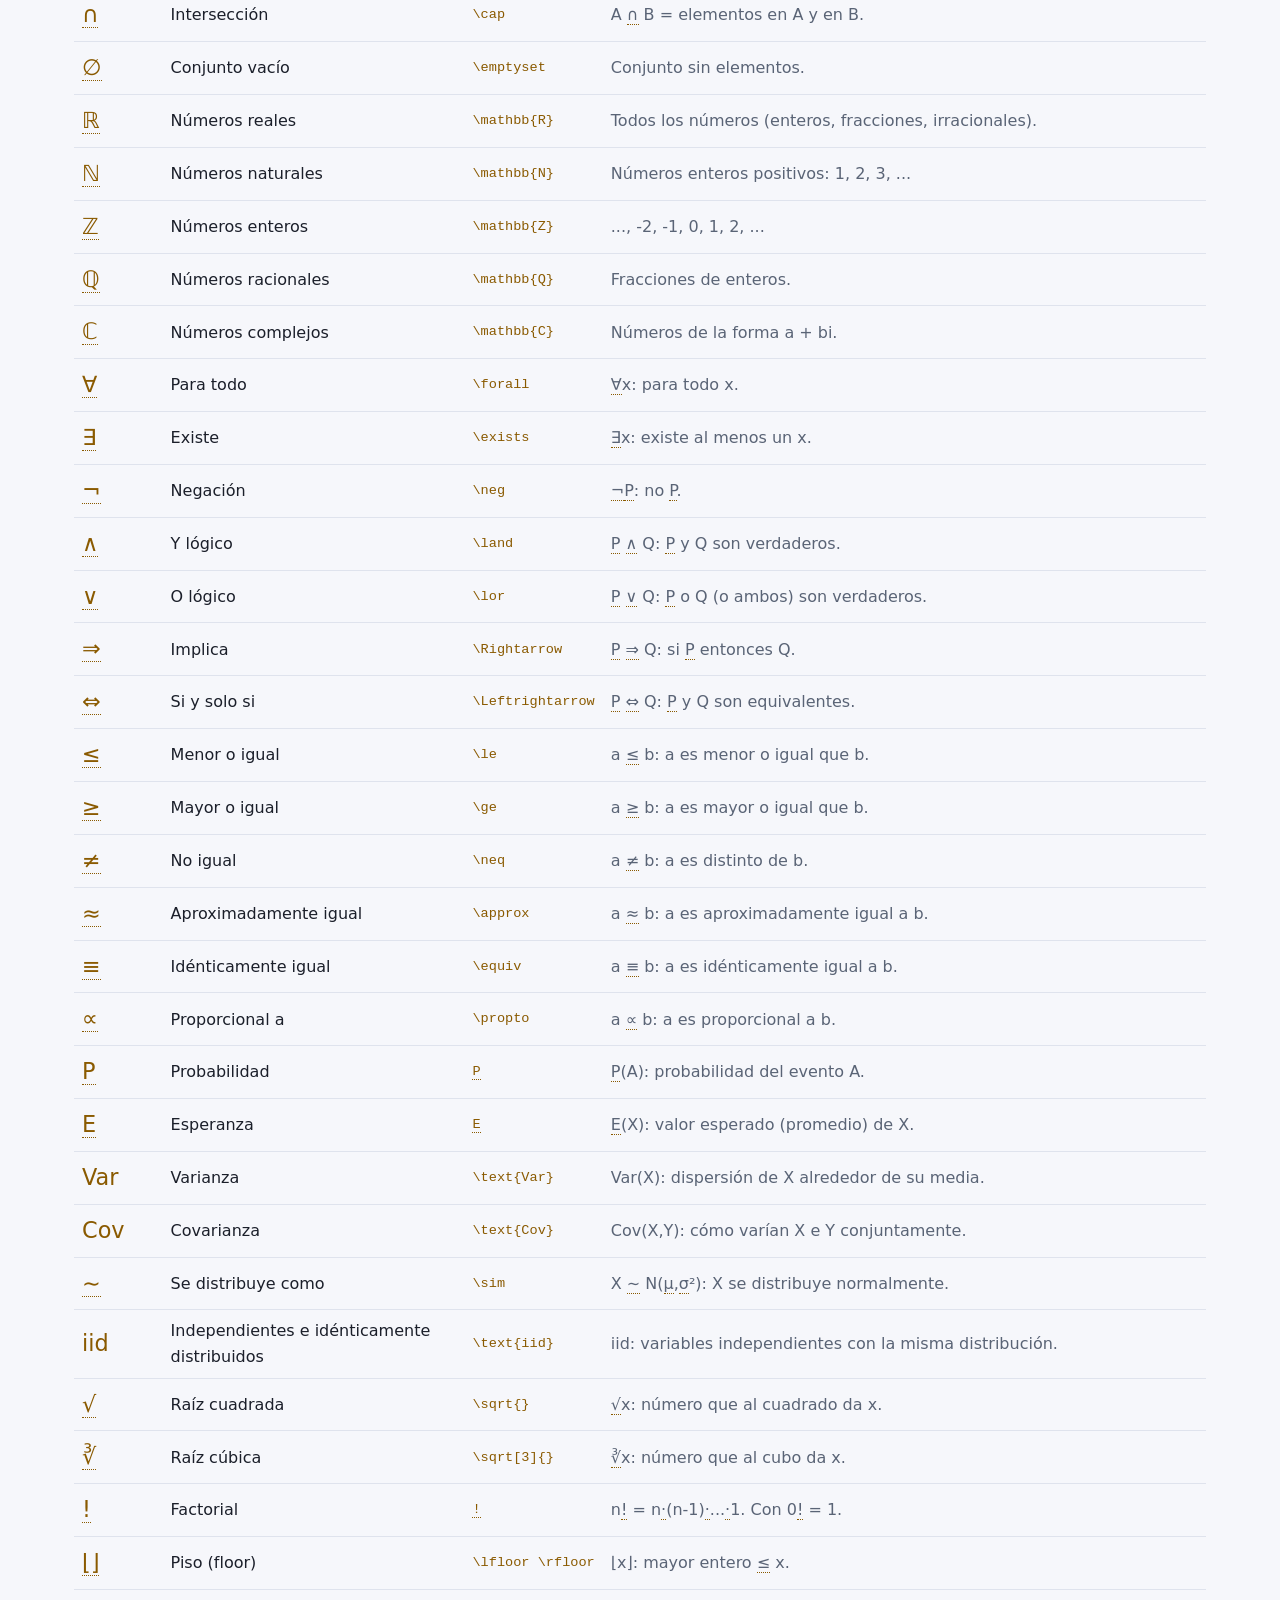
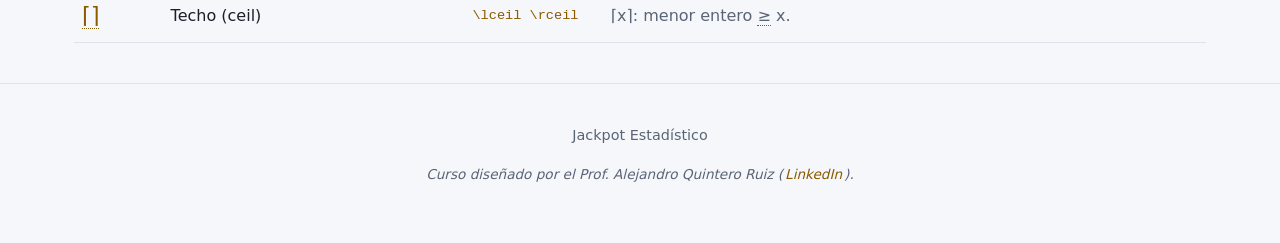
<file: es/glosario/index.html>
<!doctype html>
<html lang="es">
<head>
<meta charset="utf-8">
<meta name="viewport" content="width=device-width, initial-scale=1">
<title>Glosario de símbolos · Jackpot Estadístico</title>
<meta name="description" content="Glosario interactivo de símbolos matemáticos y estadísticos.">
<link rel="stylesheet" href="../../assets/css/main.css">
<link rel="stylesheet" href="../../assets/css/lesson.css">
<script>window.SITE_BASE="../../";window.SITE_LANG="es";</script>
</head>
<body>
<header class="site-nav">
  <a class="skip-link" href="#main">Saltar al contenido</a>
  <a class="brand" href="../../es/"><span class="brand-chip">♠</span> Jackpot Estadístico</a>
  <nav class="nav-links"><a class="btn btn-ghost btn-sm" href="../../es/lab/">🔬 Lab</a><a class="btn btn-ghost btn-sm" href="../../es/datos/">🗂 Datos</a><a class="btn btn-ghost btn-sm" href="../../es/glosario/">∑ Símbolos</a><a class="btn btn-ghost btn-sm" href="../../es/repaso/">🧠 Repaso</a><div id="progress-chip" class="progress-chip"></div></nav>
</header>
<main id="main" class="container" style="padding-top:24px">
  <h1>∑ Glosario de símbolos</h1>
  <p class="lead">Pasa el ratón por cualquier símbolo en las lecciones para ver su significado. Aquí tienes la lista completa.</p>
  <div id="glossary"></div>
</main>
<footer class="site-foot"><p>Jackpot Estadístico</p><p class="fineprint">Curso diseñado por el Prof. Alejandro Quintero Ruiz (<a href="https://www.linkedin.com/in/alejandroquinteroruiz/" target="_blank" rel="noopener">LinkedIn</a>).</p></footer>
<script src="../../assets/js/i18n.js"></script>
<script src="../../assets/js/progress.js"></script>
<script src="../../assets/js/charts.js"></script>
<script src="../../assets/js/gamification.js"></script>
<script src="../../assets/js/quiz.js"></script>
<script src="../../assets/js/diploma.js"></script>
<script src="../../assets/js/symbols.js"></script>
<script src="../../assets/js/casino-bg.js"></script>
<script>
document.addEventListener("DOMContentLoaded",()=>{
  const g=document.getElementById("glossary");
  const dict=window.Symbols.dict;
  const lang=window.SITE_LANG;
  const table=document.createElement("table");
  table.style.width="100%"; table.style.borderCollapse="collapse";
  let html="<thead><tr><th style='text-align:left;padding:8px;border-bottom:1px solid var(--line)'>Símbolo</th><th style='text-align:left;padding:8px;border-bottom:1px solid var(--line)'>Nombre</th><th style='text-align:left;padding:8px;border-bottom:1px solid var(--line)'>LaTeX</th><th style='text-align:left;padding:8px;border-bottom:1px solid var(--line)'>Descripción</th></tr></thead><tbody>";
  for(const sym in dict){
    const info=dict[sym];
    html+=`<tr><td style='padding:8px;border-bottom:1px solid var(--line);font-size:1.4rem;color:var(--accent)'>${sym}</td><td style='padding:8px;border-bottom:1px solid var(--line)'>${info.name[lang]||info.name.es}</td><td style='padding:8px;border-bottom:1px solid var(--line);font-family:var(--mono);color:var(--accent);font-size:.85rem'>${info.latex}</td><td style='padding:8px;border-bottom:1px solid var(--line);color:var(--muted)'>${info.desc[lang]||info.desc.es}</td></tr>`;
  }
  html+="</tbody>";
  table.innerHTML=html;
  g.appendChild(table);
});
</script>
</body>
</html>
</file>
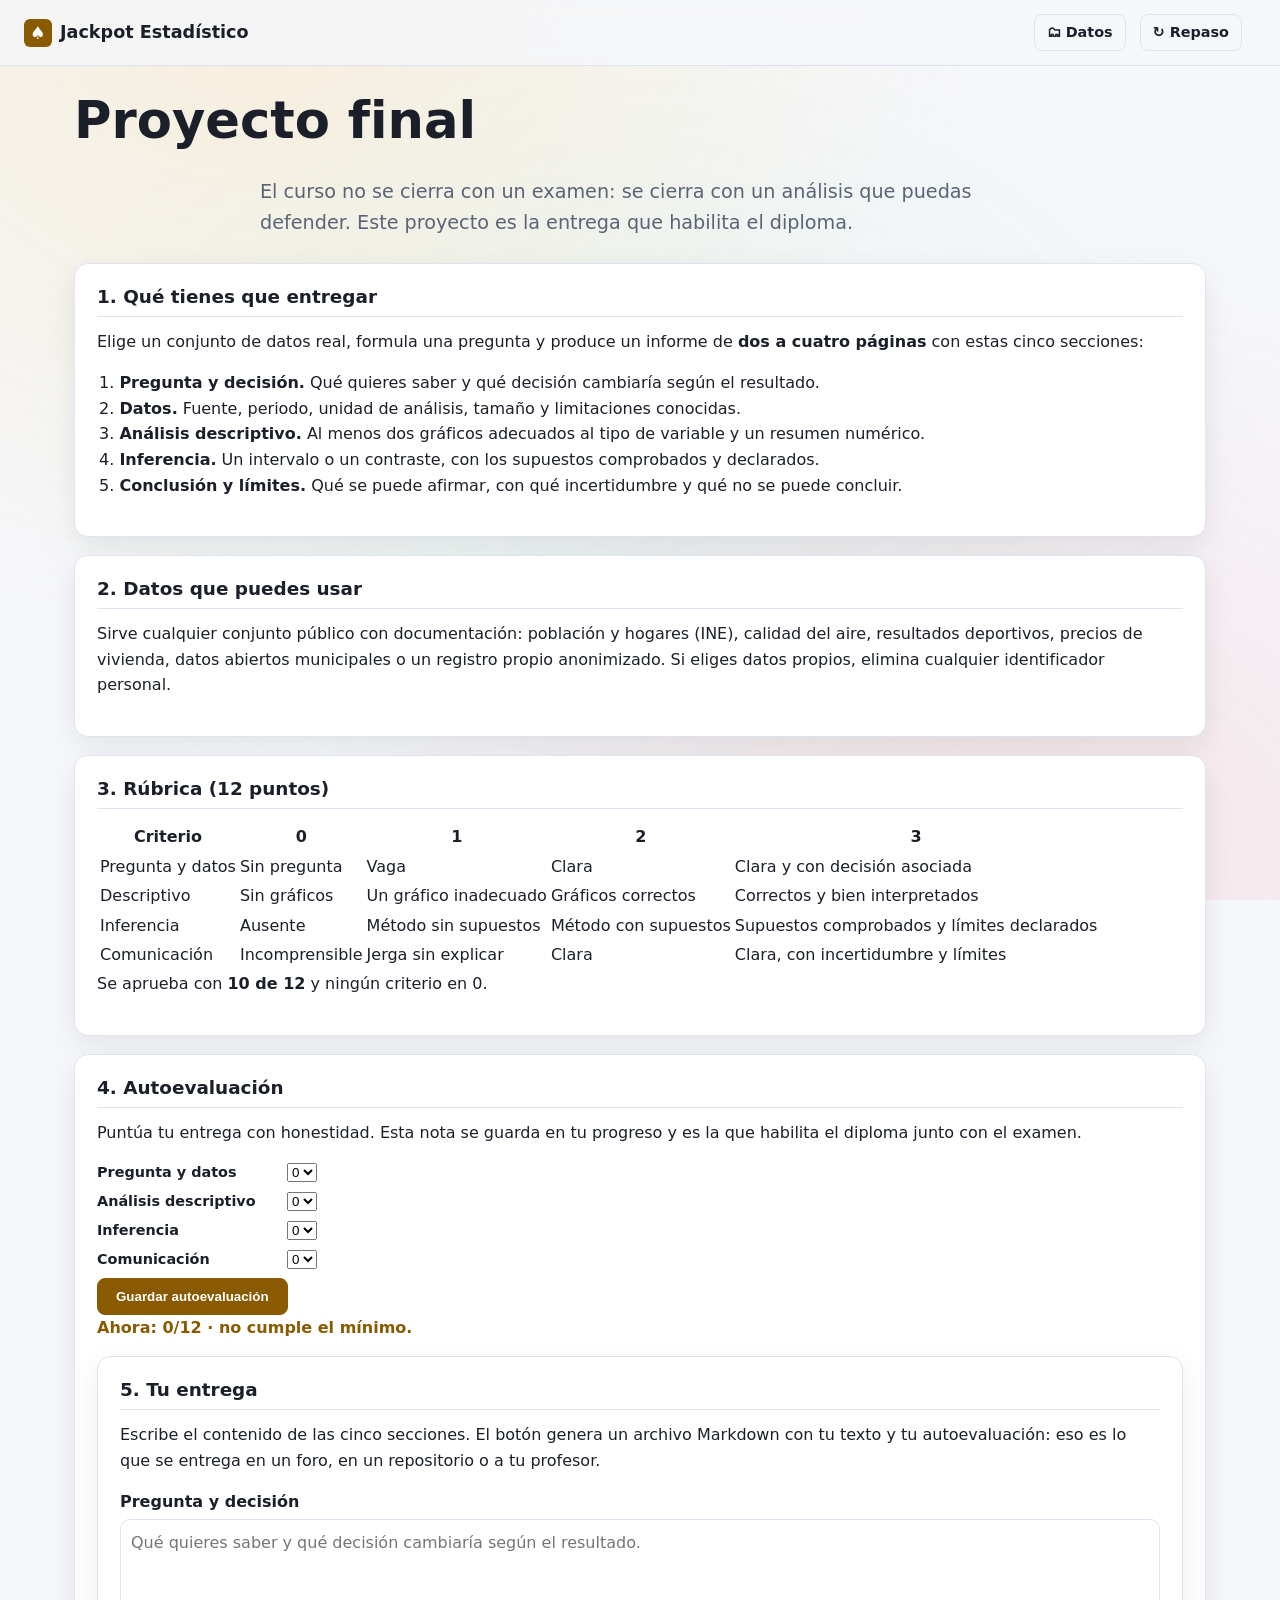
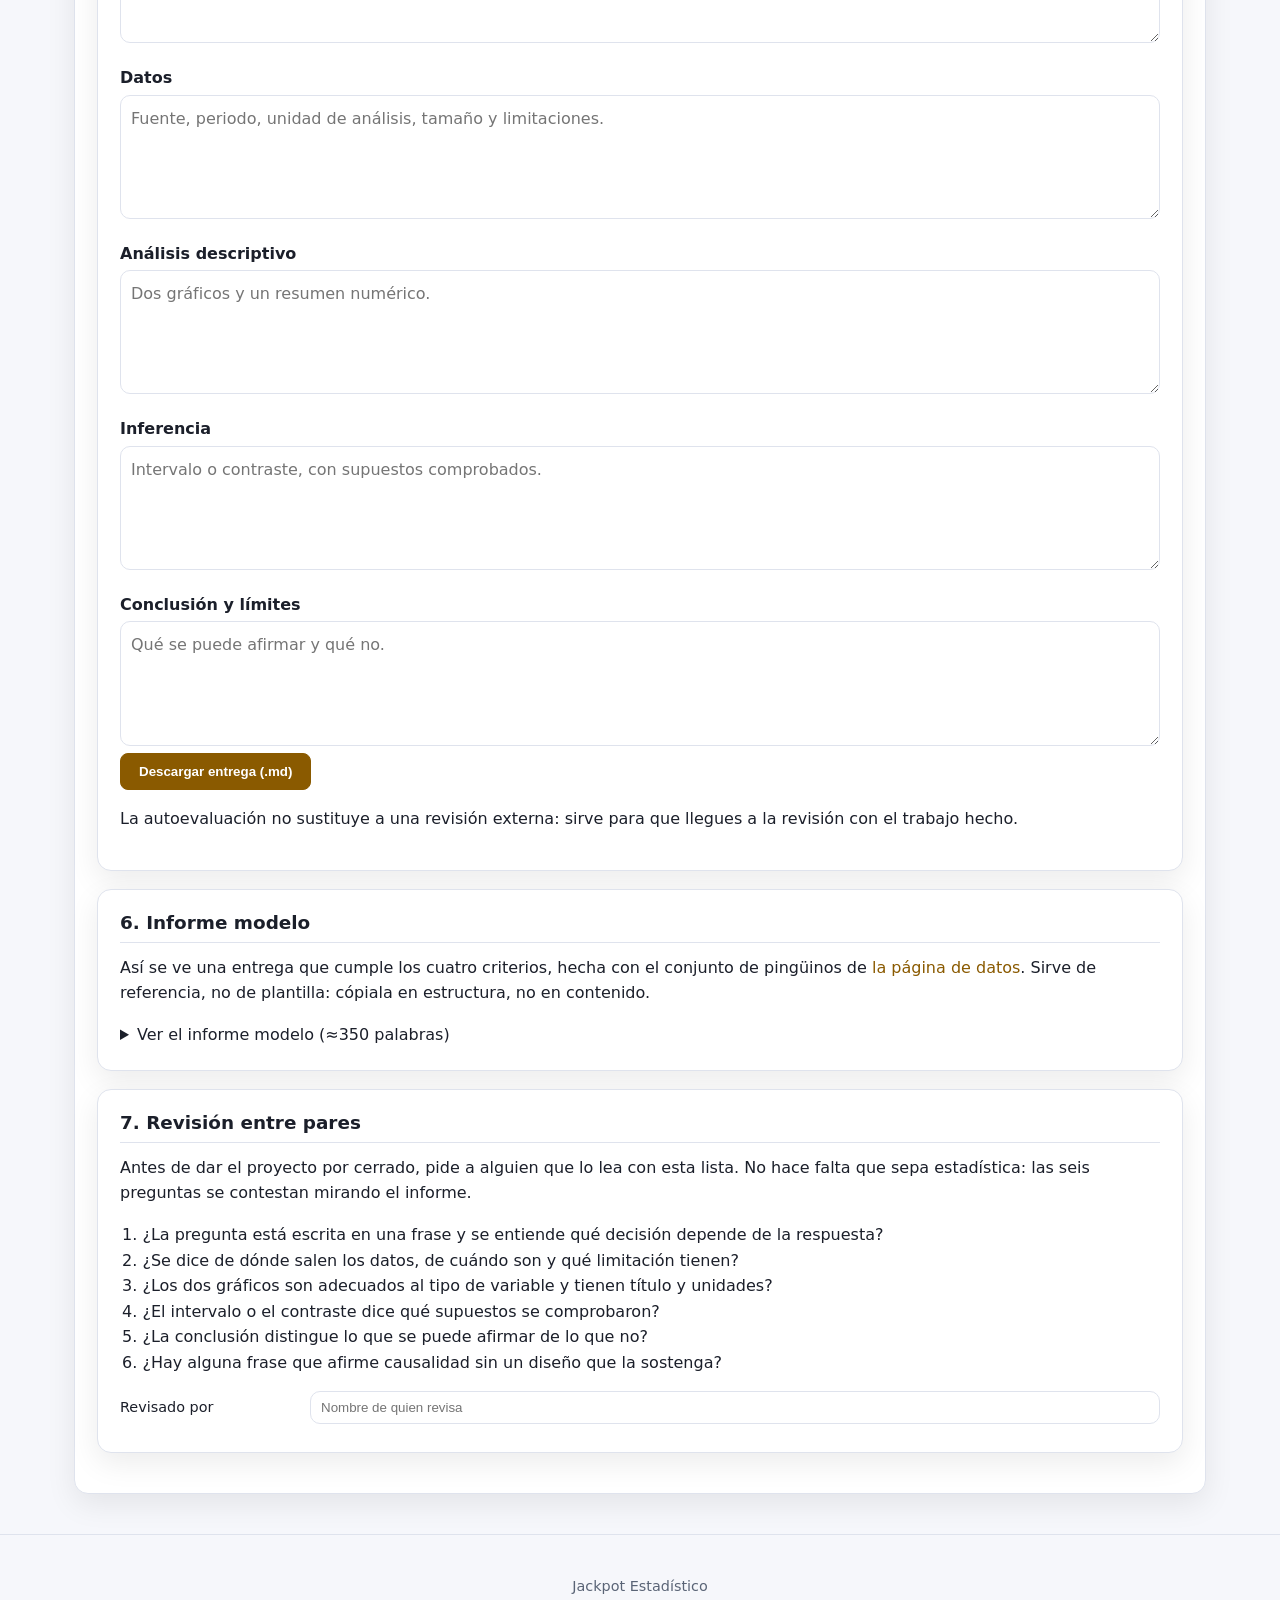
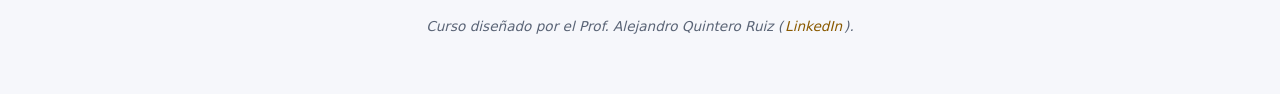
<file: es/proyecto/index.html>
<!doctype html>
<html lang="es">
<head>
<meta charset="utf-8">
<meta name="viewport" content="width=device-width, initial-scale=1">
<title>Proyecto final — Jackpot Estadístico</title>
<meta name="description" content="Proyecto final del curso: enunciado, entrega y rúbrica de evaluación.">
<link rel="stylesheet" href="../../assets/css/main.css">
<link rel="stylesheet" href="../../assets/css/lesson.css">
<script>window.SITE_BASE="../../";window.SITE_LANG="es";</script>
</head>
<body>
<header class="site-nav">
  <a class="skip-link" href="#main">Saltar al contenido</a>
  <a class="brand" href="../../es/"><span class="brand-chip">♠</span> Jackpot Estadístico</a>
  <nav class="nav-links"><a class="btn btn-ghost btn-sm" href="../../es/datos/">🗂 Datos</a><a class="btn btn-ghost btn-sm" href="../../es/repaso/">↻ Repaso</a><div id="progress-chip" class="progress-chip"></div></nav>
</header>
<main id="main" class="container" style="padding-top:24px">
  <h1>Proyecto final</h1>
  <p class="lead">El curso no se cierra con un examen: se cierra con un análisis que puedas defender. Este proyecto es la entrega que habilita el diploma.</p>

  <section class="block">
    <h2>1. Qué tienes que entregar</h2>
    <p>Elige un conjunto de datos real, formula una pregunta y produce un informe de <strong>dos a cuatro páginas</strong> con estas cinco secciones:</p>
    <ol>
      <li><strong>Pregunta y decisión.</strong> Qué quieres saber y qué decisión cambiaría según el resultado.</li>
      <li><strong>Datos.</strong> Fuente, periodo, unidad de análisis, tamaño y limitaciones conocidas.</li>
      <li><strong>Análisis descriptivo.</strong> Al menos dos gráficos adecuados al tipo de variable y un resumen numérico.</li>
      <li><strong>Inferencia.</strong> Un intervalo o un contraste, con los supuestos comprobados y declarados.</li>
      <li><strong>Conclusión y límites.</strong> Qué se puede afirmar, con qué incertidumbre y qué no se puede concluir.</li>
    </ol>
  </section>

  <section class="block">
    <h2>2. Datos que puedes usar</h2>
    <p>Sirve cualquier conjunto público con documentación: población y hogares (INE), calidad del aire, resultados deportivos, precios de vivienda, datos abiertos municipales o un registro propio anonimizado. Si eliges datos propios, elimina cualquier identificador personal.</p>
  </section>

  <section class="block">
    <h2>3. Rúbrica (12 puntos)</h2>
    <table>
      <thead><tr><th>Criterio</th><th>0</th><th>1</th><th>2</th><th>3</th></tr></thead>
      <tbody>
        <tr><td>Pregunta y datos</td><td>Sin pregunta</td><td>Vaga</td><td>Clara</td><td>Clara y con decisión asociada</td></tr>
        <tr><td>Descriptivo</td><td>Sin gráficos</td><td>Un gráfico inadecuado</td><td>Gráficos correctos</td><td>Correctos y bien interpretados</td></tr>
        <tr><td>Inferencia</td><td>Ausente</td><td>Método sin supuestos</td><td>Método con supuestos</td><td>Supuestos comprobados y límites declarados</td></tr>
        <tr><td>Comunicación</td><td>Incomprensible</td><td>Jerga sin explicar</td><td>Clara</td><td>Clara, con incertidumbre y límites</td></tr>
      </tbody>
    </table>
    <p class="muted">Se aprueba con <strong>10 de 12</strong> y ningún criterio en 0.</p>
  </section>

  <section class="block" id="autoevaluacion">
    <h2>4. Autoevaluación</h2>
    <p>Puntúa tu entrega con honestidad. Esta nota se guarda en tu progreso y es la que habilita el diploma junto con el examen.</p>
    <div id="rubric-form"></div>
    <p id="project-status" class="score-line"></p>
  <section class="block" id="entrega">
    <h2>5. Tu entrega</h2>
    <p>Escribe el contenido de las cinco secciones. El botón genera un archivo Markdown con tu texto y tu autoevaluación: eso es lo que se entrega en un foro, en un repositorio o a tu profesor.</p>
    <div id="delivery-form"></div>
    <p><button class="btn btn-primary" id="download-project" type="button">Descargar entrega (.md)</button></p>
    <p class="muted">La autoevaluación no sustituye a una revisión externa: sirve para que llegues a la revisión con el trabajo hecho.</p>
  </section>
  <section class="block" id="modelo">
    <h2>6. Informe modelo</h2>
    <p>Así se ve una entrega que cumple los cuatro criterios, hecha con el conjunto de pingüinos de <a href="../datos/#penguins">la página de datos</a>. Sirve de referencia, no de plantilla: cópiala en estructura, no en contenido.</p>
    <details><summary>Ver el informe modelo (≈350 palabras)</summary>
      <p><strong>1. Pregunta y decisión.</strong> ¿La especie determina la masa corporal de un pingüino? La decisión asociada es si, al estimar el peso de un animal a partir de una foto, conviene usar una sola ecuación o una por especie.</p>
      <p><strong>2. Datos.</strong> Palmer Penguins (Horst, Hill y Gorman, 2020), CC0, 344 pingüinos de tres especies en tres islas, 2007 a 2009. Unidad de análisis: el pingüino. Limitaciones: muestra de conveniencia, dos masas faltantes y once sexos sin registrar.</p>
      <p><strong>3. Análisis descriptivo.</strong> Masa media: Adelie 3.700,7 g (151 casos), Chinstrap 3.733,1 g (68) y Gentoo 5.076,0 g (123). El histograma por especie muestra dos poblaciones solapadas (Adelie y Chinstrap) y una separada (Gentoo). La correlación entre masa y longitud de aleta es 0,871.</p>
      <p><strong>4. Inferencia.</strong> ANOVA de una vía sobre la masa por especie: F = 343,6, p menor que 0,001. Supuestos comprobados: tamaños 151, 68 y 123, residuos aproximadamente simétricos, varianzas parecidas salvo en Gentoo, por lo que se repite con Welch y la conclusión no cambia. La recta de masa sobre aleta da 49,7 g por milímetro, con R² = 0,759; el intercepto no se interpreta porque una aleta de cero milímetros no existe.</p>
      <p><strong>5. Conclusión y límites.</strong> La especie se asocia a la masa con un efecto grande y el intervalo lo sostiene, pero el diseño es observacional: no se puede afirmar que la especie cause la masa. Para predecir el peso de un pingüino concreto con la aleta, el residuo típico es de 394,3 g sobre una masa media de 4.201,8 g: sirve para describir la tendencia, no para sustituir la báscula. Fuera del rango de aletas observado no se extrapola.</p>
    </details>
  </section>

  <section class="block" id="revision">
    <h2>7. Revisión entre pares</h2>
    <p>Antes de dar el proyecto por cerrado, pide a alguien que lo lea con esta lista. No hace falta que sepa estadística: las seis preguntas se contestan mirando el informe.</p>
    <ol>
      <li>¿La pregunta está escrita en una frase y se entiende qué decisión depende de la respuesta?</li>
      <li>¿Se dice de dónde salen los datos, de cuándo son y qué limitación tienen?</li>
      <li>¿Los dos gráficos son adecuados al tipo de variable y tienen título y unidades?</li>
      <li>¿El intervalo o el contraste dice qué supuestos se comprobaron?</li>
      <li>¿La conclusión distingue lo que se puede afirmar de lo que no?</li>
      <li>¿Hay alguna frase que afirme causalidad sin un diseño que la sostenga?</li>
    </ol>
    <div class="mastery-row">
      <label for="reviewer" style="min-width:180px">Revisado por</label>
      <input id="reviewer" type="text" placeholder="Nombre de quien revisa" style="flex:1;padding:8px 10px;border:1px solid var(--line);border-radius:10px;background:var(--panel);color:var(--text)">
    </div>
  </section>
</main>
<footer class="site-foot"><p>Jackpot Estadístico</p><p class="fineprint">Curso diseñado por el Prof. Alejandro Quintero Ruiz (<a href="https://www.linkedin.com/in/alejandroquinteroruiz/" target="_blank" rel="noopener">LinkedIn</a>).</p></footer>
<script src="../../assets/js/i18n.js"></script>
<script src="../../assets/js/progress.js"></script>
<script src="../../assets/js/gamification.js"></script>
<script>
(function(){
  const CRITERIA=[
    {id:"pregunta", label:"Pregunta y datos"},
    {id:"descriptivo", label:"Análisis descriptivo"},
    {id:"inferencia", label:"Inferencia"},
    {id:"comunicacion", label:"Comunicación"}
  ];
  const form=document.getElementById("rubric-form");
  const status=document.getElementById("project-status");
  const delivery=document.getElementById("delivery-form");
  const saved=window.Progress.projectInfo();

  const SECTIONS=[
    {id:"pregunta", title:"Pregunta y decisión", hint:"Qué quieres saber y qué decisión cambiaría según el resultado."},
    {id:"datos", title:"Datos", hint:"Fuente, periodo, unidad de análisis, tamaño y limitaciones."},
    {id:"descriptivo", title:"Análisis descriptivo", hint:"Dos gráficos y un resumen numérico."},
    {id:"inferencia", title:"Inferencia", hint:"Intervalo o contraste, con supuestos comprobados."},
    {id:"conclusion", title:"Conclusión y límites", hint:"Qué se puede afirmar y qué no."}
  ];
  delivery.innerHTML=SECTIONS.map(s=>`
    <label for="sec-${s.id}" style="display:block;margin:14px 0 4px;font-weight:600">${s.title}</label>
    <textarea id="sec-${s.id}" data-sec="${s.id}" rows="4" placeholder="${s.hint}"
      style="width:100%;padding:10px;border:1px solid var(--line);border-radius:10px;background:var(--panel);color:var(--text);font:inherit">${saved&&saved.texts&&saved.texts[s.id]?saved.texts[s.id].replace(/</g,"&lt;"):""}</textarea>`).join("");
  form.innerHTML=CRITERIA.map(c=>`
    <div class="mastery-row">
      <span class="mastery-name" style="min-width:180px">${c.label}</span>
      <select data-crit="${c.id}" aria-label="${c.label}">
        ${[0,1,2,3].map(n=>`<option value="${n}"${saved&&saved.scores&&saved.scores[c.id]===n?" selected":""}>${n}</option>`).join("")}
      </select>
    </div>`).join("")+`<button class="btn btn-primary" id="save-project" type="button">Guardar autoevaluación</button>`;

  const reviewer=document.getElementById("reviewer");
  function read(){
    const scores={};
    form.querySelectorAll("select[data-crit]").forEach(s=>scores[s.dataset.crit]=Number(s.value));
    const texts={};
    delivery.querySelectorAll("textarea[data-sec]").forEach(t=>texts[t.dataset.sec]=t.value.trim());
    const total=Object.values(scores).reduce((a,b)=>a+b,0);
    const zero=Object.values(scores).some(v=>v===0);
    const rev=(reviewer&&reviewer.value||"").trim();
    return {scores,texts,reviewer:rev,total,passed: total>=10 && !zero};
  }
  function paint(){
    const r=read();
    const p=window.Progress.projectInfo();
    status.textContent=(p?`Guardado: ${p.total}/12 · ${p.passed?"aprobado":"no aprobado"}. `:"")+
      `Ahora: ${r.total}/12 · ${r.passed?"cumple":"no cumple"} el mínimo.`;
  }
  function markdown(r){
    const date=new Date().toISOString().slice(0,10);
    const rows=CRITERIA.map(c=>`| ${c.label} | ${r.scores[c.id]}/3 |`).join("\n");
    const body=SECTIONS.map(s=>`## ${s.title}\n\n${r.texts[s.id]||"_(sin contenido)_"}`).join("\n\n");
    const revLine=r.reviewer?`Revisado por: ${r.reviewer}`:"Sin revisión externa: autoevaluación.";
    return `# Proyecto final — Jackpot Estadístico\n\nFecha: ${date}\n${revLine}\n\n${body}\n\n## Autoevaluación\n\n| Criterio | Nota |\n|---|---|\n${rows}\n| **Total** | **${r.total}/12** |\n\nResultado: ${r.passed?"cumple el mínimo (10/12 y ningún criterio en 0)":"no cumple el mínimo"}.\n`;
  }
  form.querySelector("#save-project").addEventListener("click",()=>{
    const r=read();
    window.Progress.saveProject({scores:r.scores,texts:r.texts,reviewer:r.reviewer,total:r.total,passed:r.passed,at:Date.now()});
    if(r.passed && window.Game) window.Game.unlock("proyecto");
    paint();
  });
  document.getElementById("download-project").addEventListener("click",()=>{
    const r=read();
    window.Progress.saveProject({scores:r.scores,texts:r.texts,reviewer:r.reviewer,total:r.total,passed:r.passed,at:Date.now()});
    paint();
    const blob=new Blob([markdown(r)],{type:"text/markdown;charset=utf-8"});
    const a=document.createElement("a");
    a.href=URL.createObjectURL(blob);
    a.download="proyecto-final.md";
    document.body.appendChild(a); a.click();
    setTimeout(()=>{ URL.revokeObjectURL(a.href); a.remove(); },1000);
  });
  window.__entrega=()=>markdown(read());
  paint();
})();
</script>
</body>
</html>
</file>
<file: assets/css/main.css>
/* === Tokens === */
:root{
  --bg:#0b0d12; --bg-soft:#14171f; --panel:#1a1e29; --panel-2:#212737;
  --line:#2a3042; --text:#e6e9ef; --muted:#9aa3b2; --accent:#ffb703; --accent-ink:#0b0d12;
  --accent-2:#fb8500; --ok:#34d399; --warn:#fbbf24; --bad:#f87171;
  --casino-red:#ef4444; --casino-black:#111827;
  --radius:14px; --radius-sm:8px; --shadow:0 10px 30px rgba(0,0,0,.35);
  --font:"Inter","Segoe UI",system-ui,-apple-system,sans-serif;
  --mono:"JetBrains Mono","Consolas",monospace;
  --max:1180px; --gutter:24px;
}
:root[data-theme="light"]{
  --bg:#f6f7fb; --bg-soft:#ffffff; --panel:#ffffff; --panel-2:#f0f2f8;
  --line:#dfe3ed; --text:#1b1f2a; --muted:#5a6476; --shadow:0 10px 30px rgba(0,0,0,.08);
  /* el ámbar claro no pasa contraste AA sobre fondo blanco: se oscurece y el texto sobre él pasa a blanco */
  --accent:#8a5a00; --accent-2:#7a5000; --accent-ink:#ffffff;
  --ok:#166534; --warn:#92400e; --bad:#b91c1c;
}
@media (prefers-color-scheme: light){ :root:not([data-theme="dark"]){ --bg:#f6f7fb;--bg-soft:#fff;--panel:#fff;--panel-2:#f0f2f8;--line:#dfe3ed;--text:#1b1f2a;--muted:#5a6476;--shadow:0 10px 30px rgba(0,0,0,.08);--accent:#8a5a00;--accent-2:#7a5000;--accent-ink:#fff;--ok:#166534;--warn:#92400e;--bad:#b91c1c;} }
/* foco visible consistente sobre tema oscuro (el default del navegador casi no se ve) */
:focus-visible{ outline:2px solid var(--accent); outline-offset:2px; border-radius:4px; }

*{box-sizing:border-box}
html,body{margin:0;padding:0}
body{font-family:var(--font);color:var(--text);background:var(--bg);line-height:1.6;min-height:100vh;position:relative}
body::before{content:"";position:fixed;inset:0;z-index:-2;background:radial-gradient(ellipse at 20% 0%,rgba(255,183,3,.12),transparent 50%),radial-gradient(ellipse at 80% 100%,rgba(239,68,68,.10),transparent 50%),radial-gradient(ellipse at 50% 50%,rgba(52,211,153,.06),transparent 70%);pointer-events:none}
.neon{color:var(--accent);text-shadow:0 0 8px rgba(255,183,3,.6),0 0 16px rgba(255,183,3,.3)}
.glow{box-shadow:0 0 20px rgba(255,183,3,.25),0 10px 30px rgba(0,0,0,.35)}
.card{background:linear-gradient(145deg,var(--panel),var(--panel-2));border:1px solid var(--line);border-radius:var(--radius);padding:24px;box-shadow:var(--shadow);display:flex;flex-direction:column;gap:8px;transition:transform .2s,box-shadow .2s, border-color .2s}
.card:hover{transform:translateY(-4px);box-shadow:0 0 24px rgba(255,183,3,.2),0 14px 36px rgba(0,0,0,.4);border-color:var(--accent)}
.block{background:linear-gradient(145deg,var(--panel),var(--panel-2));border:1px solid var(--line);border-radius:var(--radius);padding:22px;margin-bottom:18px;box-shadow:var(--shadow);transition:border-color .2s}
.block:hover{border-color:rgba(255,183,3,.4)}
a{color:var(--accent);text-decoration:none}
a:hover{text-decoration:underline}
img{max-width:100%;height:auto}
.container{width:100%;max-width:var(--max);margin:0 auto;padding:0 var(--gutter)}
h1,h2,h3{line-height:1.2;margin:0 0 .5em}
h1{font-size:clamp(2rem,4vw,3.2rem)}
h2{font-size:clamp(1.4rem,2.6vw,2rem)}
h3{font-size:1.2rem}
p{margin:0 0 1em}
ul,ol{padding-left:1.4em;margin:0 0 1em}
code{font-family:var(--mono);background:var(--panel-2);padding:2px 6px;border-radius:4px;font-size:.9em}

/* === Nav === */
.site-nav{display:flex;align-items:center;justify-content:space-between;padding:14px var(--gutter);position:sticky;top:0;z-index:50;background:color-mix(in srgb,var(--bg) 80%,transparent);backdrop-filter:blur(8px);border-bottom:1px solid var(--line)}
.brand{color:var(--text);font-weight:800;font-size:1.1rem;display:flex;align-items:center;gap:8px}
.brand:hover{text-decoration:none}
.brand-chip{display:inline-grid;place-items:center;width:28px;height:28px;border-radius:6px;background:var(--accent);color:var(--accent-ink);font-weight:900}
.nav-links{display:flex;gap:14px;align-items:center}
.lang-switch{display:flex;gap:8px}

/* === Buttons === */
.btn{display:inline-block;padding:10px 18px;border-radius:var(--radius-sm);font-weight:700;border:1px solid var(--line);cursor:pointer;transition:.15s transform,.15s background}
.btn:hover{text-decoration:none;transform:translateY(-1px)}
.btn-primary{background:var(--accent);color:var(--accent-ink);border-color:var(--accent)}
.btn-primary:hover{background:var(--accent-2)}
.btn-ghost{background:transparent;color:var(--text)}
.btn-lg{padding:14px 26px;font-size:1.1rem}
.btn-sm{padding:6px 12px;font-size:.9rem}

/* === Hero / landing === */
.landing .hero{text-align:center;padding:80px var(--gutter) 60px;max-width:900px;margin:0 auto;position:relative}
.landing .hero::before{content:"";position:absolute;inset:-40px;background:radial-gradient(circle at 50% 50%,rgba(255,183,3,.15),transparent 60%);z-index:-1;animation:pulse 4s ease-in-out infinite}
@keyframes pulse{0%,100%{opacity:.6;transform:scale(1)}50%{opacity:1;transform:scale(1.05)}}
.landing .hero h1{background:linear-gradient(135deg,#ffb703,#fb8500,#ffb703);background-size:200% 200%;-webkit-background-clip:text;background-clip:text;color:transparent;animation:shimmer 3s linear infinite}
@keyframes shimmer{0%{background-position:0% 50%}100%{background-position:200% 50%}}
.kicker{color:var(--muted);font-size:.85rem;letter-spacing:.12em;text-transform:uppercase;margin-bottom:12px}
.accent{color:var(--accent)}
.lead{font-size:1.2rem;color:var(--muted);max-width:760px;margin:0 auto 24px}
.hero-cta{display:flex;gap:12px;justify-content:center;flex-wrap:wrap;margin-bottom:12px}
.fineprint{color:var(--muted);font-size:.85rem;font-style:italic;margin-top:12px}
.cards{display:grid;grid-template-columns:repeat(auto-fit,minmax(280px,1fr));gap:20px;max-width:var(--max);margin:0 auto;padding:0 var(--gutter) 60px}
.card{background:var(--panel);border:1px solid var(--line);border-radius:var(--radius);padding:24px;box-shadow:var(--shadow);display:flex;flex-direction:column;gap:8px}
.card-num{font-family:var(--mono);color:var(--accent);font-weight:900;font-size:1.6rem}
.card .tag{color:var(--muted);font-style:italic;margin:0}
.card .meta{color:var(--muted);font-size:.85rem;margin-top:auto}
.card .btn{align-self:flex-start;margin-top:8px}
.how{max-width:900px;margin:0 auto;padding:40px var(--gutter) 60px}
.steps{counter-reset:s;list-style:none;padding:0}
.steps li{counter-increment:s;padding-left:40px;position:relative;margin-bottom:14px}
.steps li::before{content:counter(s);position:absolute;left:0;top:0;width:28px;height:28px;border-radius:50%;background:var(--accent);color:#000;font-weight:900;display:grid;place-items:center;font-size:.85rem}

/* === Progress chip === */
.progress-chip{display:flex;gap:10px;align-items:center;font-size:.9rem;color:var(--muted)}
.progress-bar{width:100%;height:8px;background:var(--panel-2);border-radius:999px;overflow:hidden;margin:8px 0}
.progress-fill{height:100%;background:linear-gradient(90deg,var(--accent),var(--accent-2));border-radius:999px;transition:width .4s ease}
.level-up{animation:levelup .6s ease-out}
@keyframes levelup{0%{transform:scale(.8);opacity:0}60%{transform:scale(1.05)}100%{transform:scale(1);opacity:1}}
.chip{background:var(--panel);border:1px solid var(--line);padding:4px 10px;border-radius:999px;display:flex;align-items:center;gap:6px}
.chip b{color:var(--accent)}

/* === Footer === */
.site-foot{text-align:center;padding:40px var(--gutter);color:var(--muted);font-size:.9rem;border-top:1px solid var(--line);margin-top:40px}

/* === Utilities === */
.hidden{display:none !important}
.sr-only{position:absolute;width:1px;height:1px;padding:0;margin:-1px;overflow:hidden;clip:rect(0,0,0,0);border:0}
@media (prefers-reduced-motion: reduce){*{animation:none !important;transition:none !important}}

/* Accesibilidad: enlace de salto */
.skip-link{position:absolute;left:-9999px;top:0;background:var(--accent,#ffb703);color:var(--accent-ink);padding:8px 14px;border-radius:0 0 8px 0;z-index:10000}
.skip-link:focus{left:0}

/* Logros (fase 7, M2) */
.badge-grid{display:grid;grid-template-columns:repeat(auto-fill,minmax(240px,1fr));gap:12px;margin-top:10px}
.badge-card{display:flex;gap:10px;align-items:flex-start;padding:10px 12px;border:1px solid var(--line);border-radius:12px;background:var(--panel)}
.badge-card.off{opacity:.55}
.badge-seal{width:34px;height:34px;flex:0 0 34px;border-radius:50%;display:grid;place-items:center;background:var(--panel-2);border:1px solid var(--line);font-size:1rem}
.badge-card.on .badge-seal{background:var(--accent);color:#111;border-color:var(--accent)}
.badge-card p{margin:2px 0 0;font-size:.84rem;line-height:1.35}
.badge-toast{position:fixed;right:16px;bottom:16px;z-index:10001;max-width:320px;padding:12px 14px;border-radius:12px;background:var(--panel);border:1px solid var(--accent);box-shadow:0 8px 24px rgba(0,0,0,.35);display:flex;flex-direction:column;gap:4px}
.badge-toast strong{color:var(--accent)}
.badge-toast span{font-size:.78rem;color:var(--text)}

/* objetivos táctiles: listas de lecciones y navegación de la lección (WCAG 2.2, 24x24) */
.block > ul > li > a{display:inline-block;padding:5px 0}
.toc a{display:block;padding:5px 0}
.site-foot a{display:inline-block;padding:3px 2px}

input[type="radio"],input[type="checkbox"]{width:18px;height:18px;accent-color:var(--accent)}
</file>
<file: assets/css/lesson.css>
/* === Lesson layout === */
.lesson-wrap{display:grid;grid-template-columns:260px 1fr;gap:30px;max-width:var(--max);margin:0 auto;padding:24px var(--gutter) 60px}
@media (max-width:900px){.lesson-wrap{grid-template-columns:1fr}}
.toc{position:sticky;top:70px;height:fit-content;background:var(--panel);border:1px solid var(--line);border-radius:var(--radius);padding:16px}
.toc h4{margin:0 0 8px;font-size:.85rem;text-transform:uppercase;color:var(--muted)}
.toc ul{list-style:none;padding:0;margin:0}
.toc li{padding:6px 0;border-bottom:1px solid var(--line)}
.toc li:last-child{border-bottom:none}
.toc a{color:var(--text);font-size:.9rem}
.toc a.active{color:var(--accent);font-weight:700}

.lesson-main h1{margin-bottom:6px}
.lesson-meta{color:var(--muted);font-size:.9rem;margin-bottom:18px}
.block{background:var(--panel);border:1px solid var(--line);border-radius:var(--radius);padding:22px;margin-bottom:18px}
.block h2{font-size:1.15rem;border-bottom:1px solid var(--line);padding-bottom:8px;margin-bottom:12px}
.block .label{display:inline-block;font-size:.75rem;font-weight:800;text-transform:uppercase;letter-spacing:.08em;color:var(--accent);margin-bottom:8px}

/* === Prose / LaTeX === */
.prose p{margin:0 0 1em}
.prose ul,.prose ol{margin:0 0 1em}
.prose blockquote{margin:0 0 1em;padding:10px 14px;border-left:3px solid var(--accent);background:var(--panel-2);border-radius:0 var(--radius-sm) var(--radius-sm) 0;color:var(--text)}
.prose blockquote p:last-child{margin-bottom:0}

/* === Deep dive (content/<lang>/<id>.md) === */
.prose-deep h2{margin:1.8em 0 .6em;padding-top:.4em;border-top:1px solid var(--line);font-size:1.25rem}
.prose-deep h2:first-child{margin-top:0;border-top:none;padding-top:0}
.prose-deep h3{margin:1.4em 0 .5em;font-size:1.05rem;color:var(--accent)}
.prose-deep h4{margin:1.2em 0 .4em;font-size:.95rem;text-transform:uppercase;letter-spacing:.04em;color:var(--muted)}
.prose-deep hr{border:none;border-top:1px solid var(--line);margin:1.6em 0}
.prose-deep .table-wrap{overflow-x:auto;margin:1em 0}
.prose-deep table{border-collapse:collapse;width:100%;font-size:.92rem}
.prose-deep th,.prose-deep td{border:1px solid var(--line);padding:8px 10px;text-align:left;vertical-align:top}
.prose-deep th{background:var(--panel-2);font-weight:800}
.prose-deep code{font-family:var(--mono);font-size:.9em;background:var(--panel-2);padding:1px 5px;border-radius:4px}
.prose-deep pre{background:var(--panel-2);border:1px solid var(--line);border-radius:var(--radius-sm);padding:12px 14px;overflow-x:auto;margin:0 0 1em}
.prose-deep pre code{background:none;padding:0}
.prose-deep li{margin-bottom:.35em}
.deep-dive{scroll-margin-top:80px}
.formula{display:block;background:var(--panel-2);border-left:3px solid var(--accent);padding:12px 16px;margin:12px 0;border-radius:0 var(--radius-sm) var(--radius-sm) 0;overflow-x:auto;font-family:var(--mono)}
.formula .name{color:var(--muted);font-size:.85rem;margin-bottom:4px;display:block}

/* === Blueprint === */
.blueprint{counter-reset:step}
.bp-step{display:grid;grid-template-columns:32px 1fr 120px;gap:12px;align-items:start;padding:12px 0;border-bottom:1px solid var(--line)}
.bp-step:last-child{border-bottom:none}
.bp-num{width:28px;height:28px;border-radius:50%;background:var(--accent);color:#000;font-weight:900;display:grid;place-items:center}
.bp-prompt{font-weight:600;margin-bottom:6px}
.bp-hint{color:var(--muted);font-size:.85rem;font-style:italic;margin-top:4px}
.bp-input{width:100%;padding:8px 10px;border:1px solid var(--line);border-radius:var(--radius-sm);background:var(--bg);color:var(--text);font-family:var(--mono)}
.bp-input.ok{border-color:var(--ok)}
.bp-input.bad{border-color:var(--bad)}
.bp-actions{display:flex;gap:8px;margin-top:12px;flex-wrap:wrap}

/* === Quiz === */
.quiz-item{background:var(--panel-2);border:1px solid var(--line);border-radius:var(--radius);padding:18px;margin-bottom:14px}
.quiz-item .q-prompt{font-weight:700;margin-bottom:10px}
.quiz-item .q-latex{margin-bottom:10px;overflow-x:auto}
.choices{display:flex;flex-direction:column;gap:8px}
.choice{display:flex;align-items:center;gap:10px;padding:10px 12px;border:1px solid var(--line);border-radius:var(--radius-sm);cursor:pointer;background:var(--panel)}
.choice:hover{border-color:var(--accent)}
.choice input{accent-color:var(--accent)}
.choice.correct{border-color:var(--ok);background:color-mix(in srgb,var(--ok) 15%,transparent)}
.choice.wrong{border-color:var(--bad);background:color-mix(in srgb,var(--bad) 15%,transparent)}
.choice.locked{pointer-events:none;opacity:.9}
.numeric-input{display:flex;gap:8px;align-items:center}
.numeric-input input{flex:1;padding:10px;border:1px solid var(--line);border-radius:var(--radius-sm);background:var(--bg);color:var(--text);font-family:var(--mono)}
.feedback{margin-top:10px;padding:10px 12px;border-radius:var(--radius-sm);font-size:.9rem}
.feedback.ok{background:color-mix(in srgb,var(--ok) 15%,transparent);border:1px solid var(--ok);color:var(--ok)}
.feedback.bad{background:color-mix(in srgb,var(--bad) 15%,transparent);border:1px solid var(--bad);color:var(--bad)}
.feedback .sol{margin-top:6px;color:var(--text);font-size:.88rem}
.quiz-actions{display:flex;gap:10px;margin-top:14px;flex-wrap:wrap;align-items:center}
.score-line{font-weight:700;color:var(--accent)}
.feedback .explain{margin-top:8px;color:var(--text);font-size:.88rem;line-height:1.45}
.mastery-line{font-weight:600;opacity:.85}
.mastery-ok{color:var(--ok)}

/* === Gamification visuals === */
.jackpot{animation:shake .4s ease-in-out 2}
@keyframes shake{0%,100%{transform:translateX(0)}25%{transform:translateX(-4px)}75%{transform:translateX(4px)}}
.confetti-canvas{position:fixed;inset:0;pointer-events:none;z-index:9999}
.badge{display:inline-block;padding:4px 10px;border-radius:999px;background:var(--panel-2);border:1px solid var(--line);font-size:.8rem;margin:4px}
.badge.earned{background:var(--accent);color:#000;border-color:var(--accent)}
.level-banner{background:linear-gradient(135deg,var(--accent),var(--accent-2));color:#000;padding:12px 18px;border-radius:var(--radius);font-weight:800;margin-bottom:14px}

/* === Charts (SVG) === */
.chart{width:100%;max-width:480px;margin:8px auto;display:block}
.chart text{fill:var(--text);font-size:11px;font-family:var(--font)}
.chart .axis{stroke:var(--muted);stroke-width:1}
.chart .bar{fill:var(--accent)}
.chart .curve{stroke:var(--accent);stroke-width:2;fill:none}
.chart .point{fill:var(--accent)}

/* === Misc === */
.trap{background:color-mix(in srgb,var(--bad) 12%,transparent);border:1px solid var(--bad);border-radius:var(--radius);padding:14px 18px}
.trap h3{color:var(--bad);margin:0 0 6px}
.review-box{background:var(--bg-soft);border:1px dashed var(--line);border-radius:var(--radius);padding:14px 18px}
.review-box h3{font-size:1rem;margin:0 0 8px}
.breadcrumb{color:var(--muted);font-size:.85rem;margin-bottom:10px}
.breadcrumb a{color:var(--muted)}
.next-lesson{display:flex;justify-content:space-between;align-items:center;gap:12px;padding:14px 18px;background:var(--panel);border:1px solid var(--line);border-radius:var(--radius);margin-top:18px}
.next-lesson a{font-weight:700}

/* Fase 5: panel de dominio */
.mastery-row{display:flex;align-items:center;gap:10px;margin:6px 0;font-size:.9rem}
.mastery-name{min-width:44px;font-weight:600}
.mastery-bar{flex:1;height:10px;background:var(--panel-2);border:1px solid var(--line);border-radius:999px;overflow:hidden}
.mastery-bar>span{display:block;height:100%;background:var(--ok)}
.mastery-pct{min-width:44px;text-align:right;font-variant-numeric:tabular-nums}
</file>
